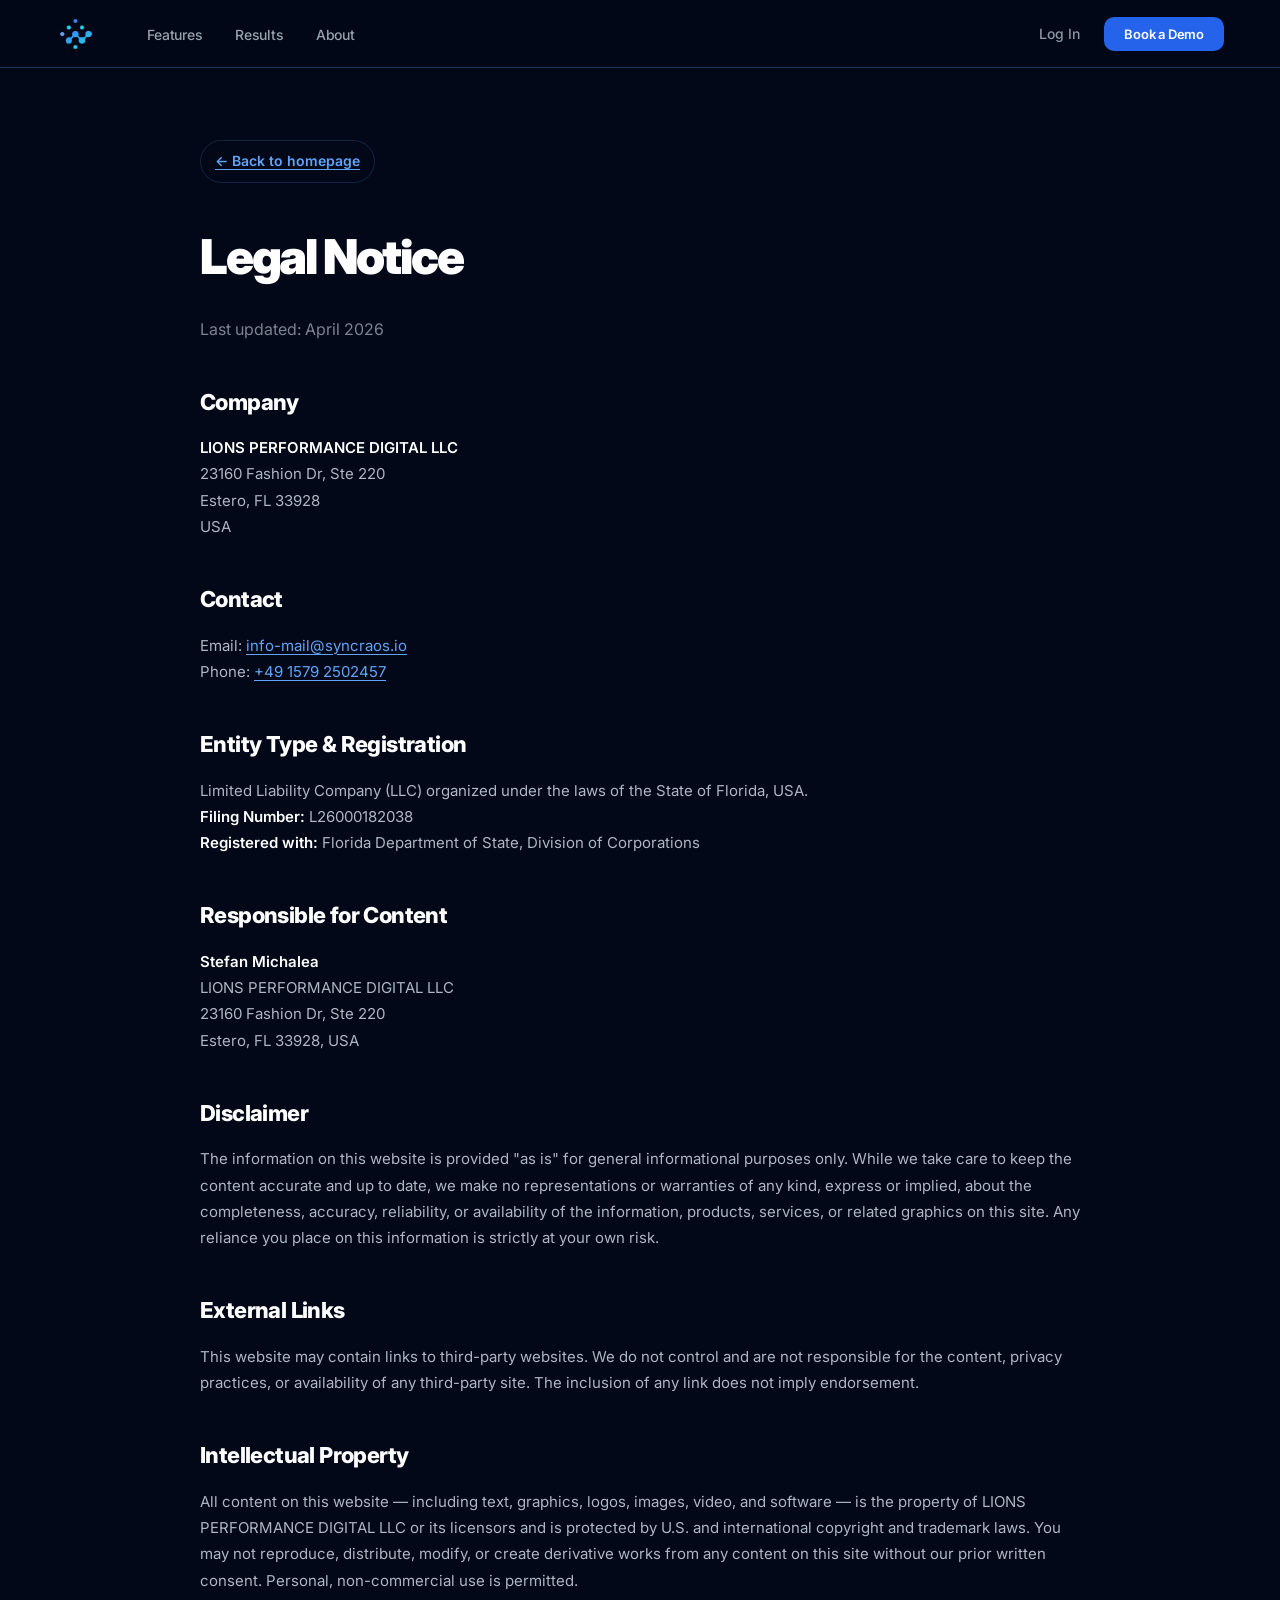
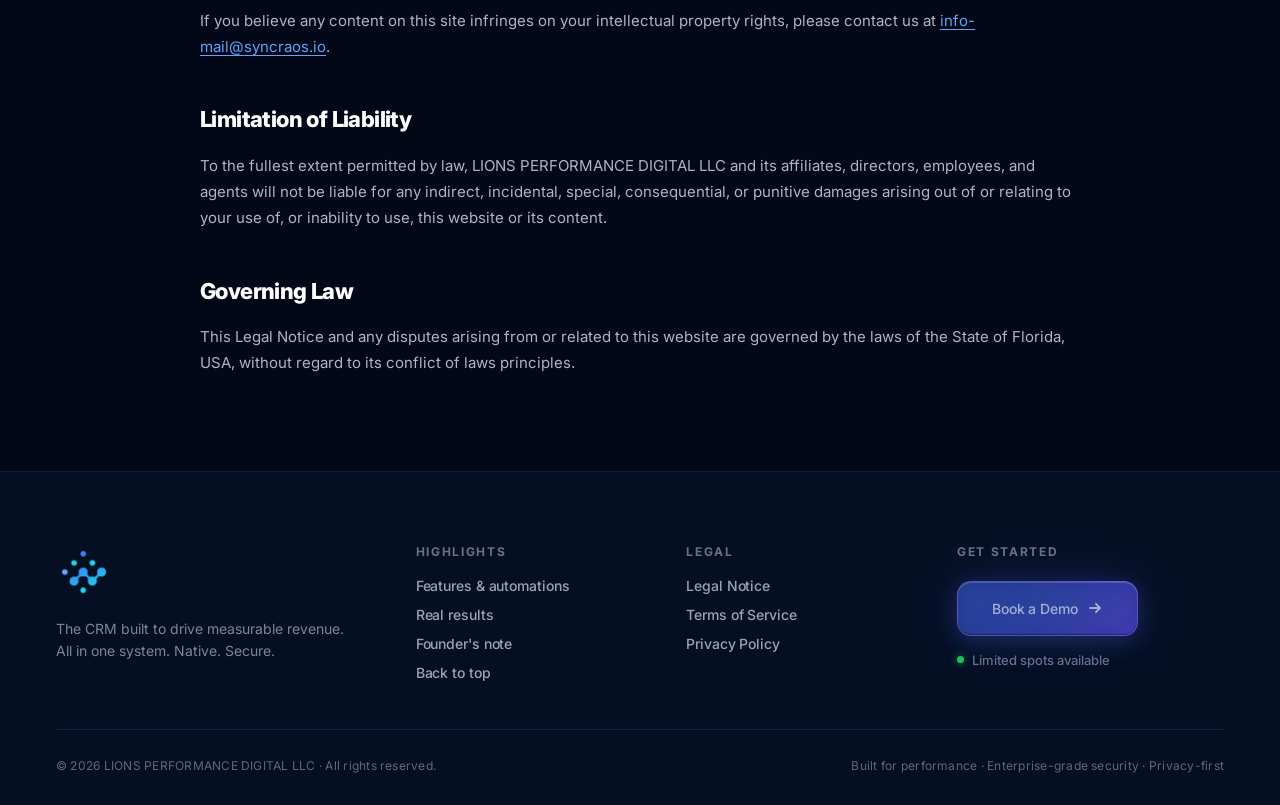
<file: legal.html>
<!DOCTYPE html>
<html lang="en">
<head>
  <meta charset="UTF-8">
  <meta name="viewport" content="width=device-width, initial-scale=1.0">
  <meta name="description" content="Company information and legal notices for LIONS PERFORMANCE DIGITAL LLC, the operator of SyncraOS.io.">
  <link rel="icon" type="image/png" href="logo.png">
  <title>Legal Notice — SyncraOS.io</title>
  <link rel="stylesheet" href="styles.css">
  <link href="https://fonts.googleapis.com/css2?family=Inter:wght@300;400;500;600;700;800;900&family=Caveat:wght@500;600;700&display=swap" rel="stylesheet">
</head>
<body>

  <!-- ═══ HEADER ═══ -->
  <header class="header scrolled" id="header">
    <nav class="nav">
      <div class="nav-logo-slot">
        <a href="index.html"><img src="logo.png" alt="SyncraOS.io" class="nav-logo-img"></a>
      </div>
      <ul class="nav-links">
        <li><a href="index.html#features">Features</a></li>
        <li><a href="index.html#case">Results</a></li>
        <li><a href="index.html#founder">About</a></li>
      </ul>
      <div class="nav-actions">
        <a href="#" class="nav-login">Log In</a>
        <a href="https://apply.syncraos.io" class="btn-nav-cta">Book a Demo</a>
      </div>
    </nav>
  </header>

  <!-- ═══ CONTENT ═══ -->
  <main class="legal">
    <div class="legal-inner">

      <a href="index.html" class="legal-back">← Back to homepage</a>

      <h1>Legal Notice</h1>
      <p class="legal-lead">Last updated: April 2026</p>

      <h2>Company</h2>
      <p>
        <strong>LIONS PERFORMANCE DIGITAL LLC</strong><br>
        23160 Fashion Dr, Ste 220<br>
        Estero, FL 33928<br>
        USA
      </p>

      <h2>Contact</h2>
      <p>
        Email: <a href="mailto:info-mail@syncraos.io">info-mail@syncraos.io</a><br>
        Phone: <a href="tel:+4915792502457">+49 1579 2502457</a>
      </p>

      <h2>Entity Type &amp; Registration</h2>
      <p>
        Limited Liability Company (LLC) organized under the laws of the State of Florida, USA.<br>
        <strong>Filing Number:</strong> L26000182038<br>
        <strong>Registered with:</strong> Florida Department of State, Division of Corporations
      </p>

      <h2>Responsible for Content</h2>
      <p>
        <strong>Stefan Michalea</strong><br>
        LIONS PERFORMANCE DIGITAL LLC<br>
        23160 Fashion Dr, Ste 220<br>
        Estero, FL 33928, USA
      </p>

      <h2>Disclaimer</h2>
      <p>
        The information on this website is provided "as is" for general informational purposes only. While we take care to keep the content accurate and up to date, we make no representations or warranties of any kind, express or implied, about the completeness, accuracy, reliability, or availability of the information, products, services, or related graphics on this site. Any reliance you place on this information is strictly at your own risk.
      </p>

      <h2>External Links</h2>
      <p>
        This website may contain links to third-party websites. We do not control and are not responsible for the content, privacy practices, or availability of any third-party site. The inclusion of any link does not imply endorsement.
      </p>

      <h2>Intellectual Property</h2>
      <p>
        All content on this website — including text, graphics, logos, images, video, and software — is the property of LIONS PERFORMANCE DIGITAL LLC or its licensors and is protected by U.S. and international copyright and trademark laws. You may not reproduce, distribute, modify, or create derivative works from any content on this site without our prior written consent. Personal, non-commercial use is permitted.
      </p>
      <p>
        If you believe any content on this site infringes on your intellectual property rights, please contact us at <a href="mailto:info-mail@syncraos.io">info-mail@syncraos.io</a>.
      </p>

      <h2>Limitation of Liability</h2>
      <p>
        To the fullest extent permitted by law, LIONS PERFORMANCE DIGITAL LLC and its affiliates, directors, employees, and agents will not be liable for any indirect, incidental, special, consequential, or punitive damages arising out of or relating to your use of, or inability to use, this website or its content.
      </p>

      <h2>Governing Law</h2>
      <p>
        This Legal Notice and any disputes arising from or related to this website are governed by the laws of the State of Florida, USA, without regard to its conflict of laws principles.
      </p>

    </div>
  </main>

  <!-- ═══ FOOTER ═══ -->
  <footer class="footer">
    <div class="footer-inner">
      <div class="footer-top">
        <div class="footer-brand">
          <img src="logo.png" alt="SyncraOS.io" class="footer-logo">
          <p class="footer-tagline">The CRM built to drive measurable revenue.<br>All in one system. Native. Secure.</p>
        </div>
        <div class="footer-col">
          <span class="footer-col-title">Highlights</span>
          <a href="index.html#features">Features &amp; automations</a>
          <a href="index.html#case">Real results</a>
          <a href="index.html#founder">Founder's note</a>
          <a href="index.html#hero">Back to top</a>
        </div>
        <div class="footer-col">
          <span class="footer-col-title">Legal</span>
          <a href="legal.html">Legal Notice</a>
          <a href="terms.html">Terms of Service</a>
          <a href="privacy.html">Privacy Policy</a>
        </div>
        <div class="footer-col footer-cta-col">
          <span class="footer-col-title">Get started</span>
          <a href="https://apply.syncraos.io" class="btn-cta footer-btn-cta">
            Book a Demo
            <svg class="btn-arrow" width="16" height="16" viewBox="0 0 16 16" fill="none" xmlns="http://www.w3.org/2000/svg">
              <path d="M3 8H13M13 8L9 4M13 8L9 12" stroke="currentColor" stroke-width="1.8" stroke-linecap="round" stroke-linejoin="round"/>
            </svg>
          </a>
          <span class="footer-hint">
            <span class="hint-dot"></span>
            Limited spots available
          </span>
        </div>
      </div>
      <div class="footer-bottom">
        <span>© 2026 LIONS PERFORMANCE DIGITAL LLC · All rights reserved.</span>
        <span>Built for performance · Enterprise-grade security · Privacy-first</span>
      </div>
    </div>
  </footer>

</body>
</html>
</file>
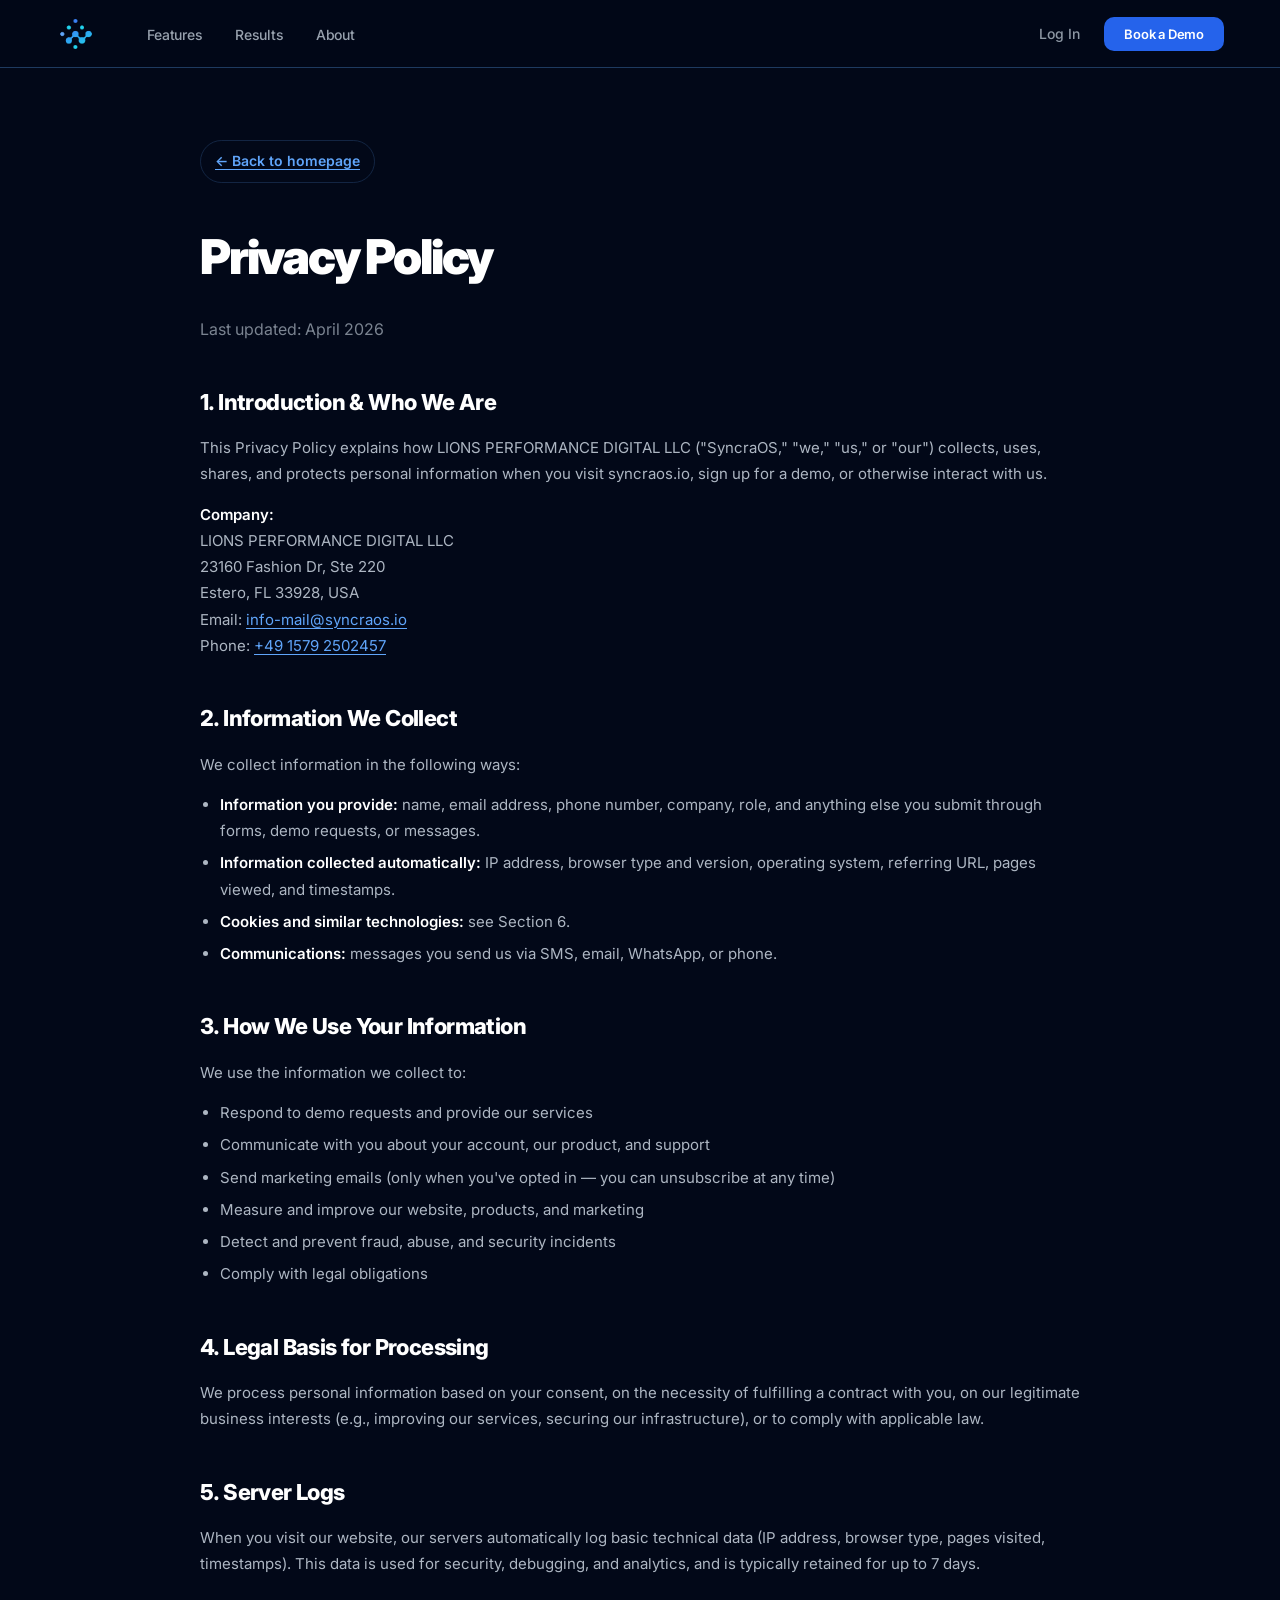
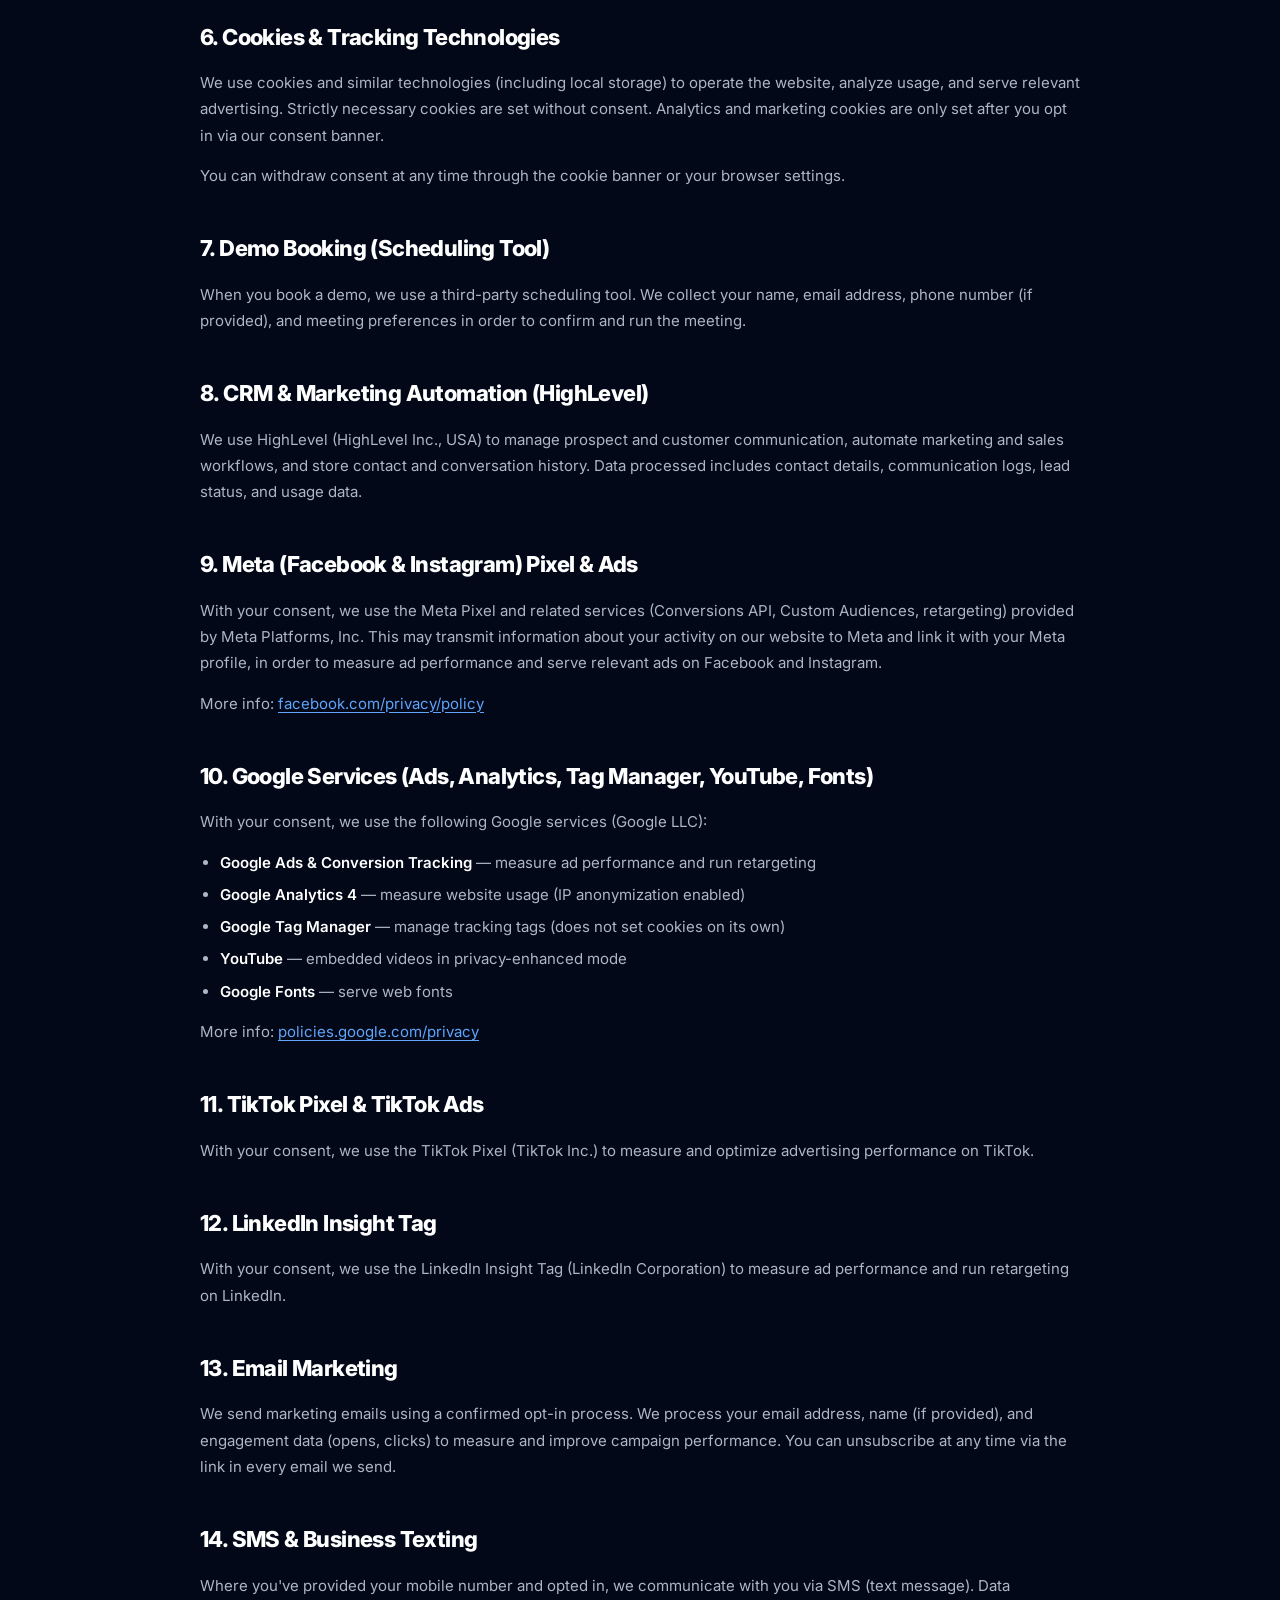
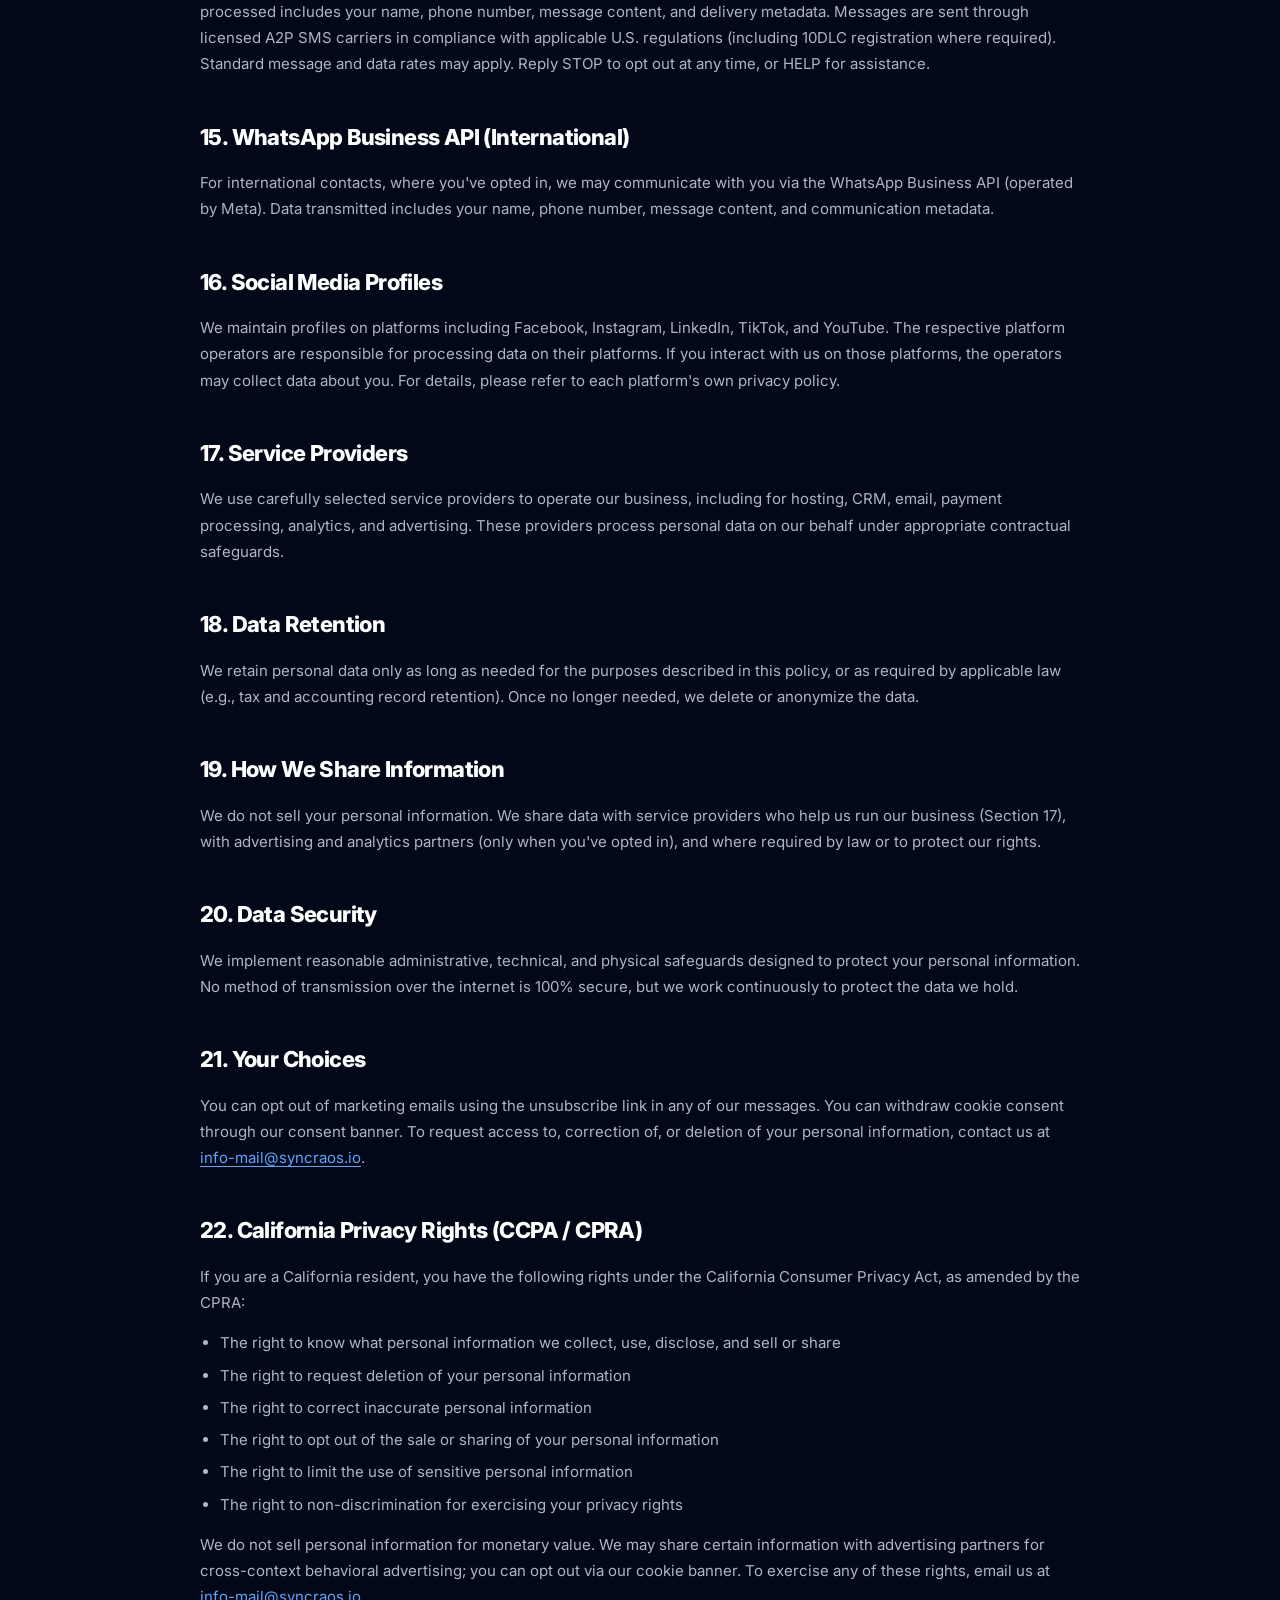
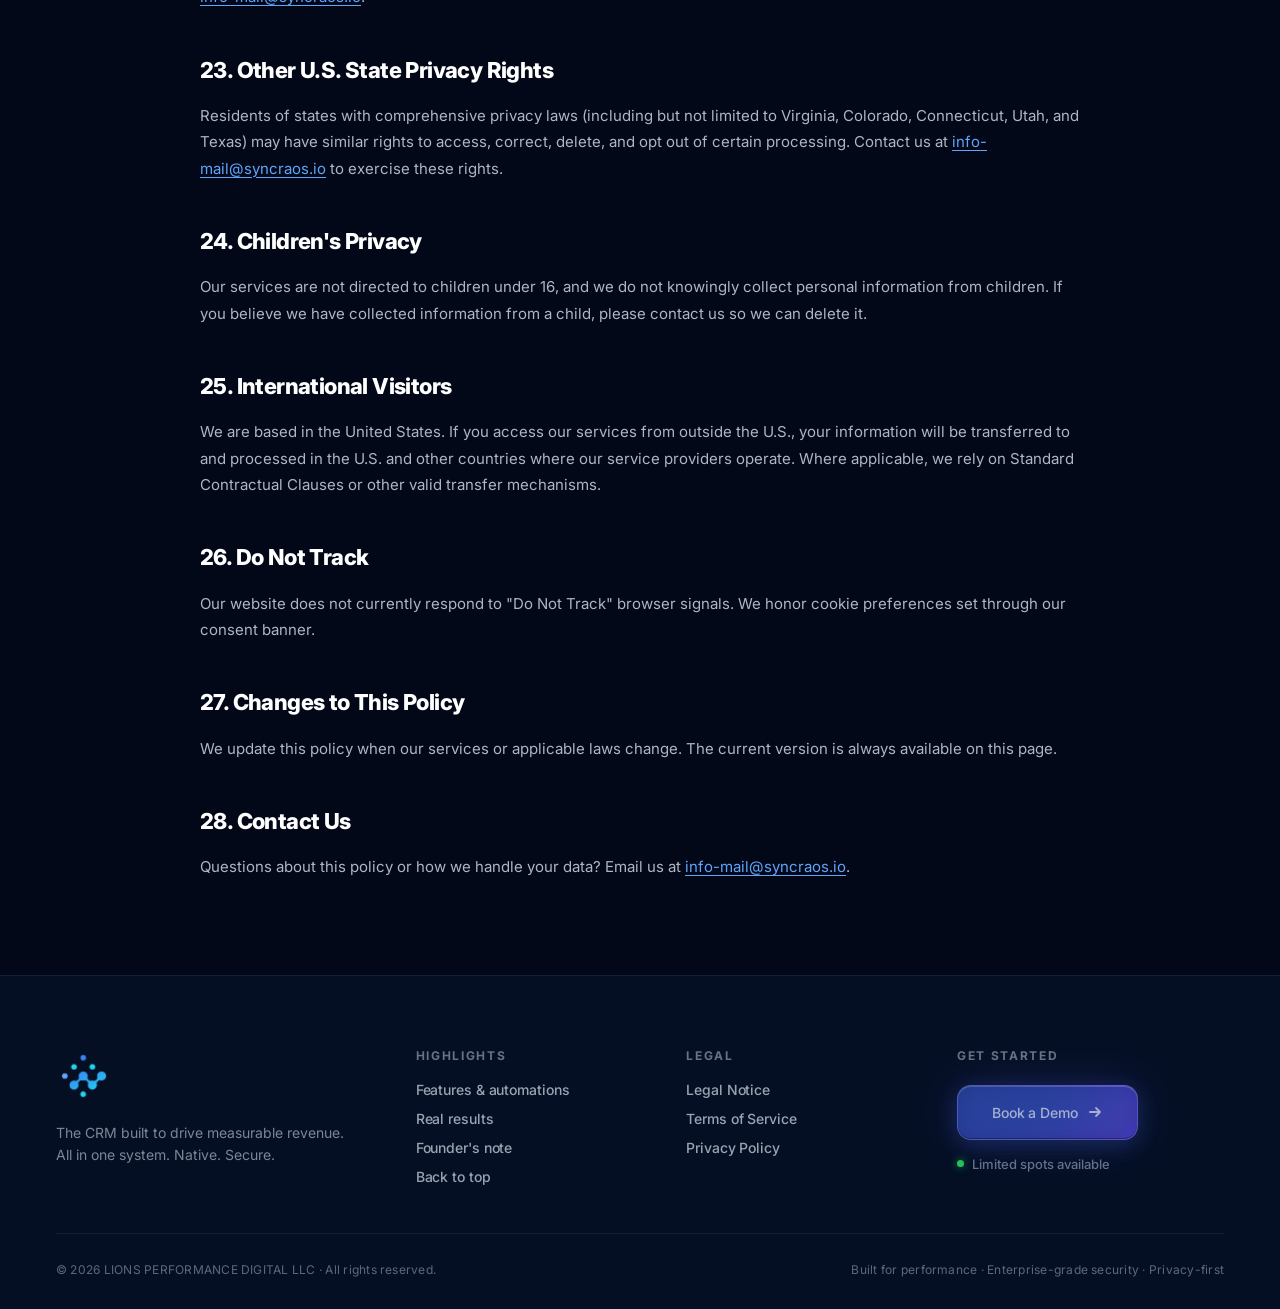
<file: privacy.html>
<!DOCTYPE html>
<html lang="en">
<head>
  <meta charset="UTF-8">
  <meta name="viewport" content="width=device-width, initial-scale=1.0">
  <meta name="description" content="How SyncraOS collects, uses, shares, and protects personal information. CCPA/CPRA-compliant privacy policy.">
  <link rel="icon" type="image/png" href="logo.png">
  <title>Privacy Policy — SyncraOS.io</title>
  <link rel="stylesheet" href="styles.css">
  <link href="https://fonts.googleapis.com/css2?family=Inter:wght@300;400;500;600;700;800;900&family=Caveat:wght@500;600;700&display=swap" rel="stylesheet">
</head>
<body>

  <!-- ═══ HEADER ═══ -->
  <header class="header scrolled" id="header">
    <nav class="nav">
      <div class="nav-logo-slot">
        <a href="index.html"><img src="logo.png" alt="SyncraOS.io" class="nav-logo-img"></a>
      </div>
      <ul class="nav-links">
        <li><a href="index.html#features">Features</a></li>
        <li><a href="index.html#case">Results</a></li>
        <li><a href="index.html#founder">About</a></li>
      </ul>
      <div class="nav-actions">
        <a href="#" class="nav-login">Log In</a>
        <a href="https://apply.syncraos.io" class="btn-nav-cta">Book a Demo</a>
      </div>
    </nav>
  </header>

  <!-- ═══ CONTENT ═══ -->
  <main class="legal">
    <div class="legal-inner">

      <a href="index.html" class="legal-back">← Back to homepage</a>

      <h1>Privacy Policy</h1>
      <p class="legal-lead">Last updated: April 2026</p>

      <h2>1. Introduction &amp; Who We Are</h2>
      <p>
        This Privacy Policy explains how LIONS PERFORMANCE DIGITAL LLC ("SyncraOS," "we," "us," or "our") collects, uses, shares, and protects personal information when you visit syncraos.io, sign up for a demo, or otherwise interact with us.
      </p>
      <p>
        <strong>Company:</strong><br>
        LIONS PERFORMANCE DIGITAL LLC<br>
        23160 Fashion Dr, Ste 220<br>
        Estero, FL 33928, USA<br>
        Email: <a href="mailto:info-mail@syncraos.io">info-mail@syncraos.io</a><br>
        Phone: <a href="tel:+4915792502457">+49 1579 2502457</a>
      </p>

      <h2>2. Information We Collect</h2>
      <p>We collect information in the following ways:</p>
      <ul>
        <li><strong>Information you provide:</strong> name, email address, phone number, company, role, and anything else you submit through forms, demo requests, or messages.</li>
        <li><strong>Information collected automatically:</strong> IP address, browser type and version, operating system, referring URL, pages viewed, and timestamps.</li>
        <li><strong>Cookies and similar technologies:</strong> see Section 6.</li>
        <li><strong>Communications:</strong> messages you send us via SMS, email, WhatsApp, or phone.</li>
      </ul>

      <h2>3. How We Use Your Information</h2>
      <p>We use the information we collect to:</p>
      <ul>
        <li>Respond to demo requests and provide our services</li>
        <li>Communicate with you about your account, our product, and support</li>
        <li>Send marketing emails (only when you've opted in — you can unsubscribe at any time)</li>
        <li>Measure and improve our website, products, and marketing</li>
        <li>Detect and prevent fraud, abuse, and security incidents</li>
        <li>Comply with legal obligations</li>
      </ul>

      <h2>4. Legal Basis for Processing</h2>
      <p>
        We process personal information based on your consent, on the necessity of fulfilling a contract with you, on our legitimate business interests (e.g., improving our services, securing our infrastructure), or to comply with applicable law.
      </p>

      <h2>5. Server Logs</h2>
      <p>
        When you visit our website, our servers automatically log basic technical data (IP address, browser type, pages visited, timestamps). This data is used for security, debugging, and analytics, and is typically retained for up to 7 days.
      </p>

      <h2>6. Cookies &amp; Tracking Technologies</h2>
      <p>
        We use cookies and similar technologies (including local storage) to operate the website, analyze usage, and serve relevant advertising. Strictly necessary cookies are set without consent. Analytics and marketing cookies are only set after you opt in via our consent banner.
      </p>
      <p>You can withdraw consent at any time through the cookie banner or your browser settings.</p>

      <h2>7. Demo Booking (Scheduling Tool)</h2>
      <p>
        When you book a demo, we use a third-party scheduling tool. We collect your name, email address, phone number (if provided), and meeting preferences in order to confirm and run the meeting.
      </p>

      <h2>8. CRM &amp; Marketing Automation (HighLevel)</h2>
      <p>
        We use HighLevel (HighLevel Inc., USA) to manage prospect and customer communication, automate marketing and sales workflows, and store contact and conversation history. Data processed includes contact details, communication logs, lead status, and usage data.
      </p>

      <h2>9. Meta (Facebook &amp; Instagram) Pixel &amp; Ads</h2>
      <p>
        With your consent, we use the Meta Pixel and related services (Conversions API, Custom Audiences, retargeting) provided by Meta Platforms, Inc. This may transmit information about your activity on our website to Meta and link it with your Meta profile, in order to measure ad performance and serve relevant ads on Facebook and Instagram.
      </p>
      <p>
        More info: <a href="https://www.facebook.com/privacy/policy" target="_blank" rel="noopener">facebook.com/privacy/policy</a>
      </p>

      <h2>10. Google Services (Ads, Analytics, Tag Manager, YouTube, Fonts)</h2>
      <p>With your consent, we use the following Google services (Google LLC):</p>
      <ul>
        <li><strong>Google Ads &amp; Conversion Tracking</strong> — measure ad performance and run retargeting</li>
        <li><strong>Google Analytics 4</strong> — measure website usage (IP anonymization enabled)</li>
        <li><strong>Google Tag Manager</strong> — manage tracking tags (does not set cookies on its own)</li>
        <li><strong>YouTube</strong> — embedded videos in privacy-enhanced mode</li>
        <li><strong>Google Fonts</strong> — serve web fonts</li>
      </ul>
      <p>
        More info: <a href="https://policies.google.com/privacy" target="_blank" rel="noopener">policies.google.com/privacy</a>
      </p>

      <h2>11. TikTok Pixel &amp; TikTok Ads</h2>
      <p>
        With your consent, we use the TikTok Pixel (TikTok Inc.) to measure and optimize advertising performance on TikTok.
      </p>

      <h2>12. LinkedIn Insight Tag</h2>
      <p>
        With your consent, we use the LinkedIn Insight Tag (LinkedIn Corporation) to measure ad performance and run retargeting on LinkedIn.
      </p>

      <h2>13. Email Marketing</h2>
      <p>
        We send marketing emails using a confirmed opt-in process. We process your email address, name (if provided), and engagement data (opens, clicks) to measure and improve campaign performance. You can unsubscribe at any time via the link in every email we send.
      </p>

      <h2>14. SMS &amp; Business Texting</h2>
      <p>
        Where you've provided your mobile number and opted in, we communicate with you via SMS (text message). Data processed includes your name, phone number, message content, and delivery metadata. Messages are sent through licensed A2P SMS carriers in compliance with applicable U.S. regulations (including 10DLC registration where required). Standard message and data rates may apply. Reply STOP to opt out at any time, or HELP for assistance.
      </p>

      <h2>15. WhatsApp Business API (International)</h2>
      <p>
        For international contacts, where you've opted in, we may communicate with you via the WhatsApp Business API (operated by Meta). Data transmitted includes your name, phone number, message content, and communication metadata.
      </p>

      <h2>16. Social Media Profiles</h2>
      <p>
        We maintain profiles on platforms including Facebook, Instagram, LinkedIn, TikTok, and YouTube. The respective platform operators are responsible for processing data on their platforms. If you interact with us on those platforms, the operators may collect data about you. For details, please refer to each platform's own privacy policy.
      </p>

      <h2>17. Service Providers</h2>
      <p>
        We use carefully selected service providers to operate our business, including for hosting, CRM, email, payment processing, analytics, and advertising. These providers process personal data on our behalf under appropriate contractual safeguards.
      </p>

      <h2>18. Data Retention</h2>
      <p>
        We retain personal data only as long as needed for the purposes described in this policy, or as required by applicable law (e.g., tax and accounting record retention). Once no longer needed, we delete or anonymize the data.
      </p>

      <h2>19. How We Share Information</h2>
      <p>
        We do not sell your personal information. We share data with service providers who help us run our business (Section 17), with advertising and analytics partners (only when you've opted in), and where required by law or to protect our rights.
      </p>

      <h2>20. Data Security</h2>
      <p>
        We implement reasonable administrative, technical, and physical safeguards designed to protect your personal information. No method of transmission over the internet is 100% secure, but we work continuously to protect the data we hold.
      </p>

      <h2>21. Your Choices</h2>
      <p>
        You can opt out of marketing emails using the unsubscribe link in any of our messages. You can withdraw cookie consent through our consent banner. To request access to, correction of, or deletion of your personal information, contact us at <a href="mailto:info-mail@syncraos.io">info-mail@syncraos.io</a>.
      </p>

      <h2>22. California Privacy Rights (CCPA / CPRA)</h2>
      <p>
        If you are a California resident, you have the following rights under the California Consumer Privacy Act, as amended by the CPRA:
      </p>
      <ul>
        <li>The right to know what personal information we collect, use, disclose, and sell or share</li>
        <li>The right to request deletion of your personal information</li>
        <li>The right to correct inaccurate personal information</li>
        <li>The right to opt out of the sale or sharing of your personal information</li>
        <li>The right to limit the use of sensitive personal information</li>
        <li>The right to non-discrimination for exercising your privacy rights</li>
      </ul>
      <p>
        We do not sell personal information for monetary value. We may share certain information with advertising partners for cross-context behavioral advertising; you can opt out via our cookie banner. To exercise any of these rights, email us at <a href="mailto:info-mail@syncraos.io">info-mail@syncraos.io</a>.
      </p>

      <h2>23. Other U.S. State Privacy Rights</h2>
      <p>
        Residents of states with comprehensive privacy laws (including but not limited to Virginia, Colorado, Connecticut, Utah, and Texas) may have similar rights to access, correct, delete, and opt out of certain processing. Contact us at <a href="mailto:info-mail@syncraos.io">info-mail@syncraos.io</a> to exercise these rights.
      </p>

      <h2>24. Children's Privacy</h2>
      <p>
        Our services are not directed to children under 16, and we do not knowingly collect personal information from children. If you believe we have collected information from a child, please contact us so we can delete it.
      </p>

      <h2>25. International Visitors</h2>
      <p>
        We are based in the United States. If you access our services from outside the U.S., your information will be transferred to and processed in the U.S. and other countries where our service providers operate. Where applicable, we rely on Standard Contractual Clauses or other valid transfer mechanisms.
      </p>

      <h2>26. Do Not Track</h2>
      <p>
        Our website does not currently respond to "Do Not Track" browser signals. We honor cookie preferences set through our consent banner.
      </p>

      <h2>27. Changes to This Policy</h2>
      <p>
        We update this policy when our services or applicable laws change. The current version is always available on this page.
      </p>

      <h2>28. Contact Us</h2>
      <p>
        Questions about this policy or how we handle your data? Email us at <a href="mailto:info-mail@syncraos.io">info-mail@syncraos.io</a>.
      </p>

    </div>
  </main>

  <!-- ═══ FOOTER ═══ -->
  <footer class="footer">
    <div class="footer-inner">
      <div class="footer-top">
        <div class="footer-brand">
          <img src="logo.png" alt="SyncraOS.io" class="footer-logo">
          <p class="footer-tagline">The CRM built to drive measurable revenue.<br>All in one system. Native. Secure.</p>
        </div>
        <div class="footer-col">
          <span class="footer-col-title">Highlights</span>
          <a href="index.html#features">Features &amp; automations</a>
          <a href="index.html#case">Real results</a>
          <a href="index.html#founder">Founder's note</a>
          <a href="index.html#hero">Back to top</a>
        </div>
        <div class="footer-col">
          <span class="footer-col-title">Legal</span>
          <a href="legal.html">Legal Notice</a>
          <a href="terms.html">Terms of Service</a>
          <a href="privacy.html">Privacy Policy</a>
        </div>
        <div class="footer-col footer-cta-col">
          <span class="footer-col-title">Get started</span>
          <a href="https://apply.syncraos.io" class="btn-cta footer-btn-cta">
            Book a Demo
            <svg class="btn-arrow" width="16" height="16" viewBox="0 0 16 16" fill="none" xmlns="http://www.w3.org/2000/svg">
              <path d="M3 8H13M13 8L9 4M13 8L9 12" stroke="currentColor" stroke-width="1.8" stroke-linecap="round" stroke-linejoin="round"/>
            </svg>
          </a>
          <span class="footer-hint">
            <span class="hint-dot"></span>
            Limited spots available
          </span>
        </div>
      </div>
      <div class="footer-bottom">
        <span>© 2026 LIONS PERFORMANCE DIGITAL LLC · All rights reserved.</span>
        <span>Built for performance · Enterprise-grade security · Privacy-first</span>
      </div>
    </div>
  </footer>

</body>
</html>
</file>
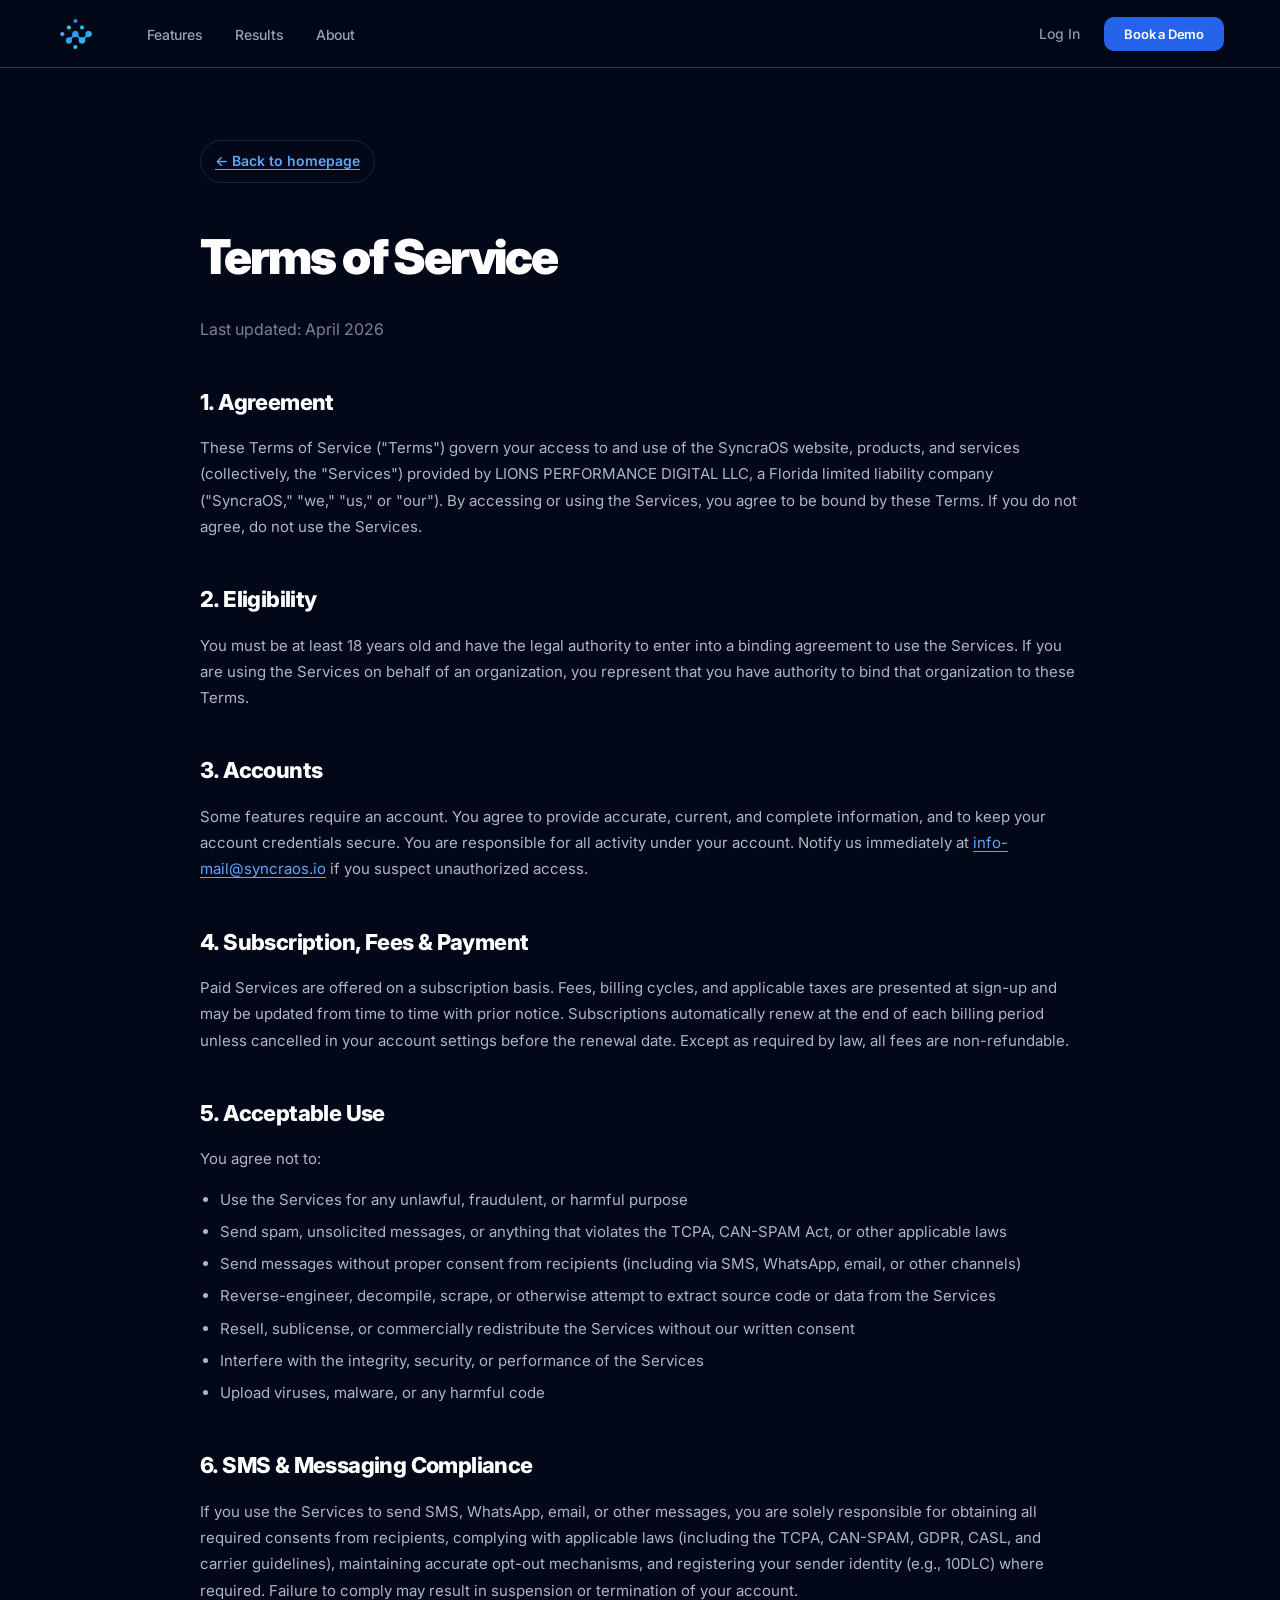
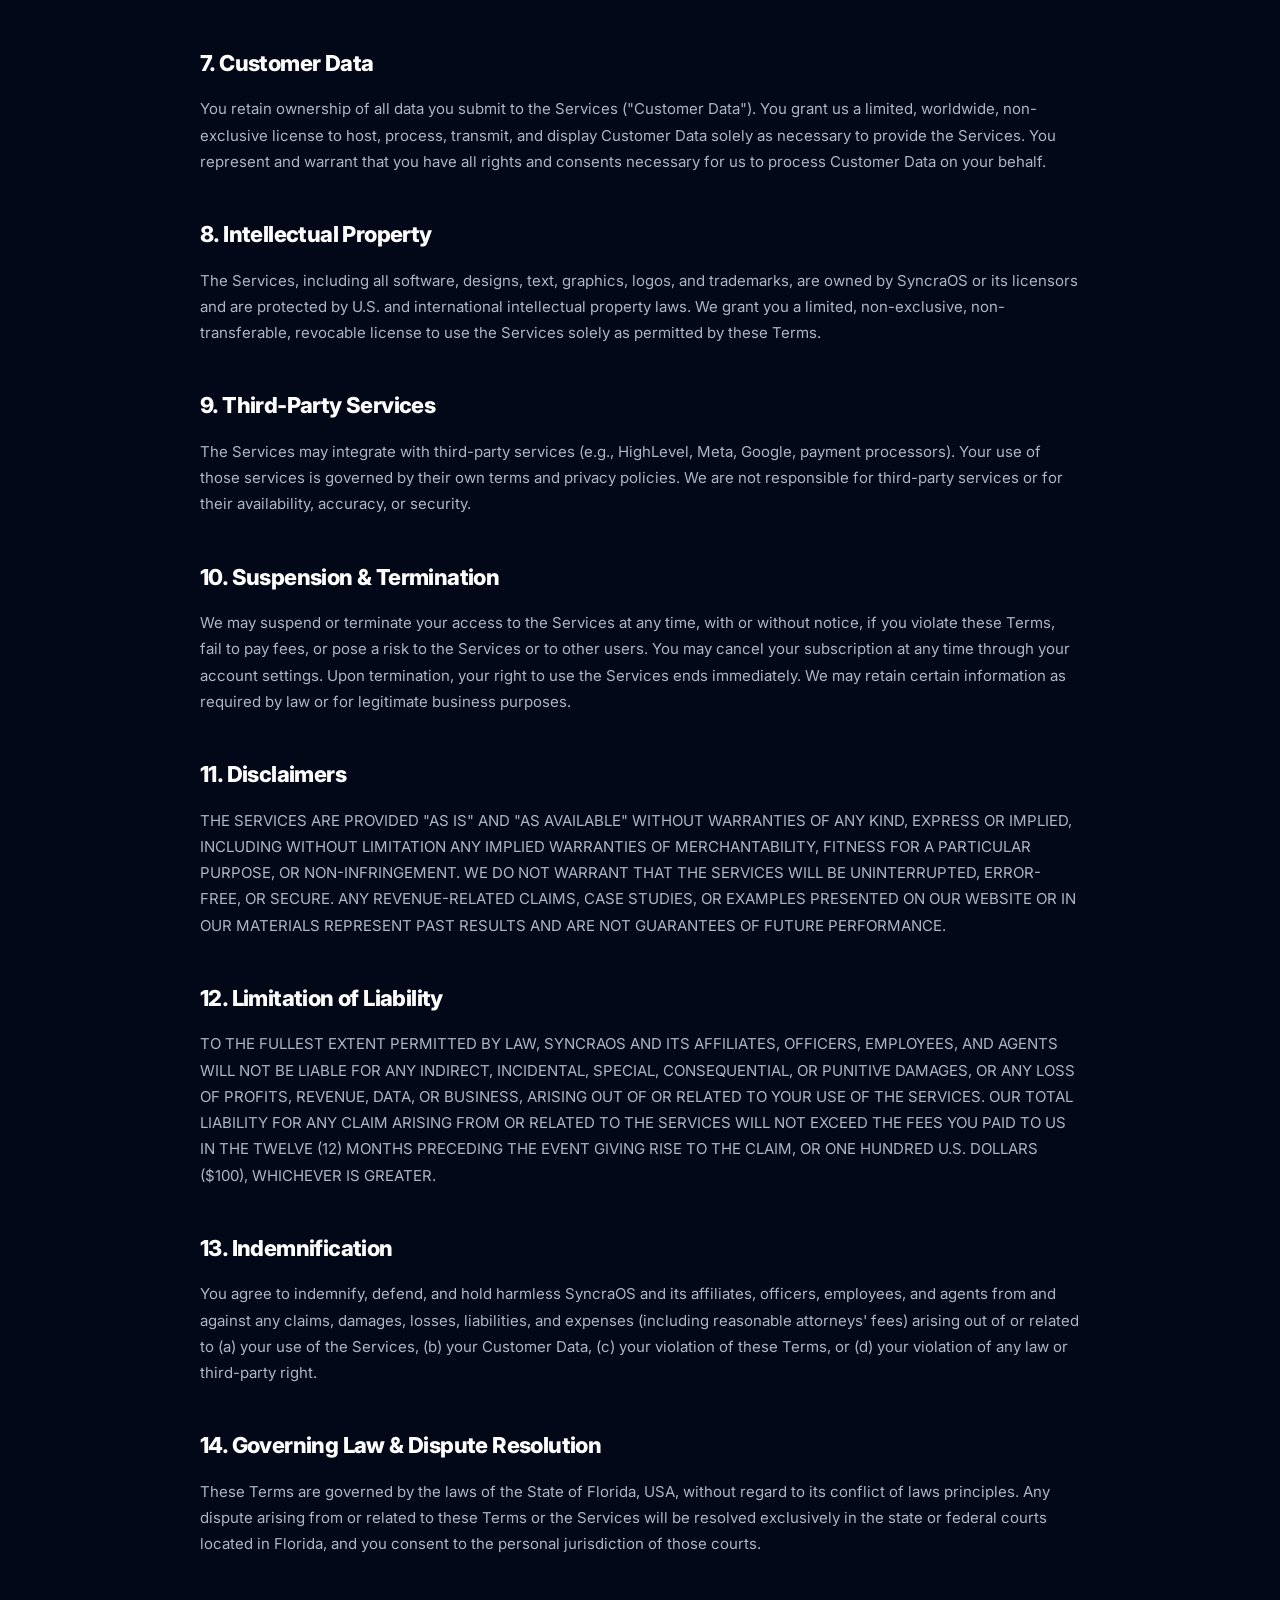
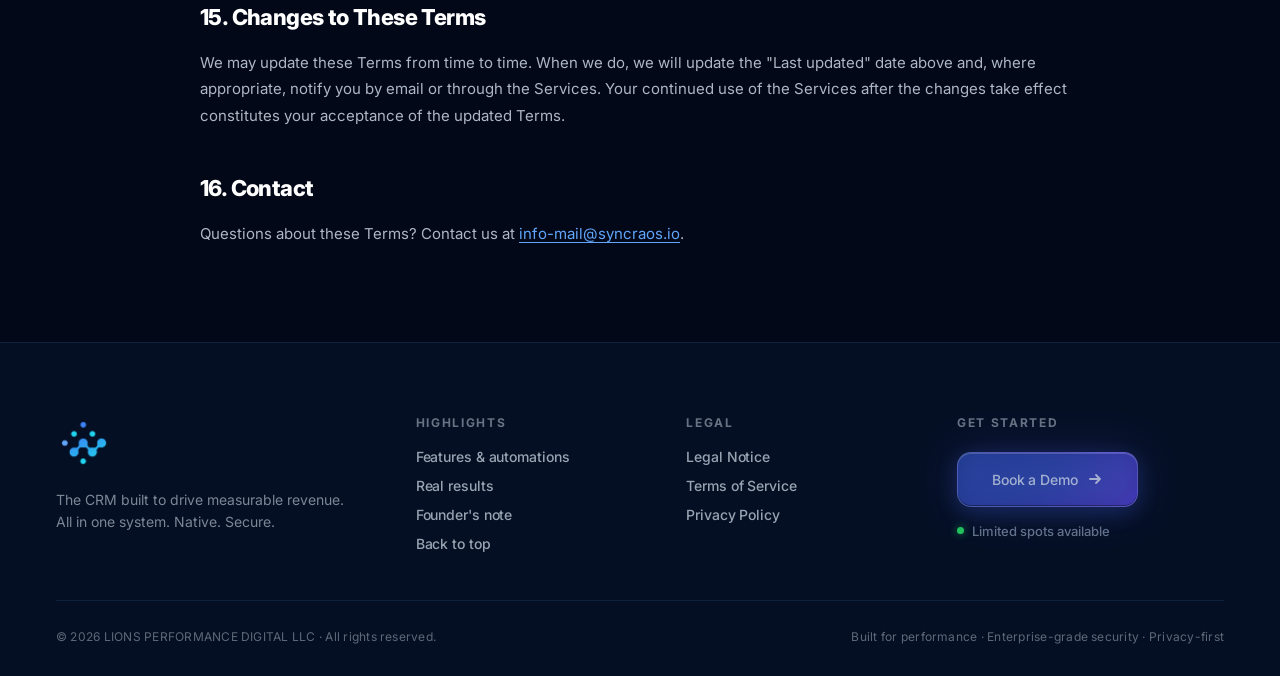
<file: terms.html>
<!DOCTYPE html>
<html lang="en">
<head>
  <meta charset="UTF-8">
  <meta name="viewport" content="width=device-width, initial-scale=1.0">
  <meta name="description" content="Terms of Service governing your use of SyncraOS — a CRM by LIONS PERFORMANCE DIGITAL LLC.">
  <link rel="icon" type="image/png" href="logo.png">
  <title>Terms of Service — SyncraOS.io</title>
  <link rel="stylesheet" href="styles.css">
  <link href="https://fonts.googleapis.com/css2?family=Inter:wght@300;400;500;600;700;800;900&family=Caveat:wght@500;600;700&display=swap" rel="stylesheet">
</head>
<body>

  <!-- ═══ HEADER ═══ -->
  <header class="header scrolled" id="header">
    <nav class="nav">
      <div class="nav-logo-slot">
        <a href="index.html"><img src="logo.png" alt="SyncraOS.io" class="nav-logo-img"></a>
      </div>
      <ul class="nav-links">
        <li><a href="index.html#features">Features</a></li>
        <li><a href="index.html#case">Results</a></li>
        <li><a href="index.html#founder">About</a></li>
      </ul>
      <div class="nav-actions">
        <a href="#" class="nav-login">Log In</a>
        <a href="https://apply.syncraos.io" class="btn-nav-cta">Book a Demo</a>
      </div>
    </nav>
  </header>

  <!-- ═══ CONTENT ═══ -->
  <main class="legal">
    <div class="legal-inner">

      <a href="index.html" class="legal-back">← Back to homepage</a>

      <h1>Terms of Service</h1>
      <p class="legal-lead">Last updated: April 2026</p>

      <h2>1. Agreement</h2>
      <p>
        These Terms of Service ("Terms") govern your access to and use of the SyncraOS website, products, and services (collectively, the "Services") provided by LIONS PERFORMANCE DIGITAL LLC, a Florida limited liability company ("SyncraOS," "we," "us," or "our"). By accessing or using the Services, you agree to be bound by these Terms. If you do not agree, do not use the Services.
      </p>

      <h2>2. Eligibility</h2>
      <p>
        You must be at least 18 years old and have the legal authority to enter into a binding agreement to use the Services. If you are using the Services on behalf of an organization, you represent that you have authority to bind that organization to these Terms.
      </p>

      <h2>3. Accounts</h2>
      <p>
        Some features require an account. You agree to provide accurate, current, and complete information, and to keep your account credentials secure. You are responsible for all activity under your account. Notify us immediately at <a href="mailto:info-mail@syncraos.io">info-mail@syncraos.io</a> if you suspect unauthorized access.
      </p>

      <h2>4. Subscription, Fees &amp; Payment</h2>
      <p>
        Paid Services are offered on a subscription basis. Fees, billing cycles, and applicable taxes are presented at sign-up and may be updated from time to time with prior notice. Subscriptions automatically renew at the end of each billing period unless cancelled in your account settings before the renewal date. Except as required by law, all fees are non-refundable.
      </p>

      <h2>5. Acceptable Use</h2>
      <p>You agree not to:</p>
      <ul>
        <li>Use the Services for any unlawful, fraudulent, or harmful purpose</li>
        <li>Send spam, unsolicited messages, or anything that violates the TCPA, CAN-SPAM Act, or other applicable laws</li>
        <li>Send messages without proper consent from recipients (including via SMS, WhatsApp, email, or other channels)</li>
        <li>Reverse-engineer, decompile, scrape, or otherwise attempt to extract source code or data from the Services</li>
        <li>Resell, sublicense, or commercially redistribute the Services without our written consent</li>
        <li>Interfere with the integrity, security, or performance of the Services</li>
        <li>Upload viruses, malware, or any harmful code</li>
      </ul>

      <h2>6. SMS &amp; Messaging Compliance</h2>
      <p>
        If you use the Services to send SMS, WhatsApp, email, or other messages, you are solely responsible for obtaining all required consents from recipients, complying with applicable laws (including the TCPA, CAN-SPAM, GDPR, CASL, and carrier guidelines), maintaining accurate opt-out mechanisms, and registering your sender identity (e.g., 10DLC) where required. Failure to comply may result in suspension or termination of your account.
      </p>

      <h2>7. Customer Data</h2>
      <p>
        You retain ownership of all data you submit to the Services ("Customer Data"). You grant us a limited, worldwide, non-exclusive license to host, process, transmit, and display Customer Data solely as necessary to provide the Services. You represent and warrant that you have all rights and consents necessary for us to process Customer Data on your behalf.
      </p>

      <h2>8. Intellectual Property</h2>
      <p>
        The Services, including all software, designs, text, graphics, logos, and trademarks, are owned by SyncraOS or its licensors and are protected by U.S. and international intellectual property laws. We grant you a limited, non-exclusive, non-transferable, revocable license to use the Services solely as permitted by these Terms.
      </p>

      <h2>9. Third-Party Services</h2>
      <p>
        The Services may integrate with third-party services (e.g., HighLevel, Meta, Google, payment processors). Your use of those services is governed by their own terms and privacy policies. We are not responsible for third-party services or for their availability, accuracy, or security.
      </p>

      <h2>10. Suspension &amp; Termination</h2>
      <p>
        We may suspend or terminate your access to the Services at any time, with or without notice, if you violate these Terms, fail to pay fees, or pose a risk to the Services or to other users. You may cancel your subscription at any time through your account settings. Upon termination, your right to use the Services ends immediately. We may retain certain information as required by law or for legitimate business purposes.
      </p>

      <h2>11. Disclaimers</h2>
      <p>
        THE SERVICES ARE PROVIDED "AS IS" AND "AS AVAILABLE" WITHOUT WARRANTIES OF ANY KIND, EXPRESS OR IMPLIED, INCLUDING WITHOUT LIMITATION ANY IMPLIED WARRANTIES OF MERCHANTABILITY, FITNESS FOR A PARTICULAR PURPOSE, OR NON-INFRINGEMENT. WE DO NOT WARRANT THAT THE SERVICES WILL BE UNINTERRUPTED, ERROR-FREE, OR SECURE. ANY REVENUE-RELATED CLAIMS, CASE STUDIES, OR EXAMPLES PRESENTED ON OUR WEBSITE OR IN OUR MATERIALS REPRESENT PAST RESULTS AND ARE NOT GUARANTEES OF FUTURE PERFORMANCE.
      </p>

      <h2>12. Limitation of Liability</h2>
      <p>
        TO THE FULLEST EXTENT PERMITTED BY LAW, SYNCRAOS AND ITS AFFILIATES, OFFICERS, EMPLOYEES, AND AGENTS WILL NOT BE LIABLE FOR ANY INDIRECT, INCIDENTAL, SPECIAL, CONSEQUENTIAL, OR PUNITIVE DAMAGES, OR ANY LOSS OF PROFITS, REVENUE, DATA, OR BUSINESS, ARISING OUT OF OR RELATED TO YOUR USE OF THE SERVICES. OUR TOTAL LIABILITY FOR ANY CLAIM ARISING FROM OR RELATED TO THE SERVICES WILL NOT EXCEED THE FEES YOU PAID TO US IN THE TWELVE (12) MONTHS PRECEDING THE EVENT GIVING RISE TO THE CLAIM, OR ONE HUNDRED U.S. DOLLARS ($100), WHICHEVER IS GREATER.
      </p>

      <h2>13. Indemnification</h2>
      <p>
        You agree to indemnify, defend, and hold harmless SyncraOS and its affiliates, officers, employees, and agents from and against any claims, damages, losses, liabilities, and expenses (including reasonable attorneys' fees) arising out of or related to (a) your use of the Services, (b) your Customer Data, (c) your violation of these Terms, or (d) your violation of any law or third-party right.
      </p>

      <h2>14. Governing Law &amp; Dispute Resolution</h2>
      <p>
        These Terms are governed by the laws of the State of Florida, USA, without regard to its conflict of laws principles. Any dispute arising from or related to these Terms or the Services will be resolved exclusively in the state or federal courts located in Florida, and you consent to the personal jurisdiction of those courts.
      </p>

      <h2>15. Changes to These Terms</h2>
      <p>
        We may update these Terms from time to time. When we do, we will update the "Last updated" date above and, where appropriate, notify you by email or through the Services. Your continued use of the Services after the changes take effect constitutes your acceptance of the updated Terms.
      </p>

      <h2>16. Contact</h2>
      <p>
        Questions about these Terms? Contact us at <a href="mailto:info-mail@syncraos.io">info-mail@syncraos.io</a>.
      </p>

    </div>
  </main>

  <!-- ═══ FOOTER ═══ -->
  <footer class="footer">
    <div class="footer-inner">
      <div class="footer-top">
        <div class="footer-brand">
          <img src="logo.png" alt="SyncraOS.io" class="footer-logo">
          <p class="footer-tagline">The CRM built to drive measurable revenue.<br>All in one system. Native. Secure.</p>
        </div>
        <div class="footer-col">
          <span class="footer-col-title">Highlights</span>
          <a href="index.html#features">Features &amp; automations</a>
          <a href="index.html#case">Real results</a>
          <a href="index.html#founder">Founder's note</a>
          <a href="index.html#hero">Back to top</a>
        </div>
        <div class="footer-col">
          <span class="footer-col-title">Legal</span>
          <a href="legal.html">Legal Notice</a>
          <a href="terms.html">Terms of Service</a>
          <a href="privacy.html">Privacy Policy</a>
        </div>
        <div class="footer-col footer-cta-col">
          <span class="footer-col-title">Get started</span>
          <a href="https://apply.syncraos.io" class="btn-cta footer-btn-cta">
            Book a Demo
            <svg class="btn-arrow" width="16" height="16" viewBox="0 0 16 16" fill="none" xmlns="http://www.w3.org/2000/svg">
              <path d="M3 8H13M13 8L9 4M13 8L9 12" stroke="currentColor" stroke-width="1.8" stroke-linecap="round" stroke-linejoin="round"/>
            </svg>
          </a>
          <span class="footer-hint">
            <span class="hint-dot"></span>
            Limited spots available
          </span>
        </div>
      </div>
      <div class="footer-bottom">
        <span>© 2026 LIONS PERFORMANCE DIGITAL LLC · All rights reserved.</span>
        <span>Built for performance · Enterprise-grade security · Privacy-first</span>
      </div>
    </div>
  </footer>

</body>
</html>
</file>
<file: styles.css>
/* ══════════════════════════════════════════
   SyncraOS.io — Stylesheet
   Desktop only · Inter font
══════════════════════════════════════════ */

*, *::before, *::after { box-sizing: border-box; margin: 0; padding: 0; }

:root {
  --font-sans: 'Inter', sans-serif;

  --blue-primary:   #2563EB;
  --blue-bright:    #3B82F6;
  --blue-light:     #60A5FA;
  --blue-sky:       #93C5FD;
  --cyan-sync:      #06B6D4;
  --cyan-speed:     #22D3EE;
  --indigo-deep:    #4F46E5;
  --indigo-soft:    #818CF8;
  --bg-void:        #020818;
  --bg-deep:        #050F24;
  --bg-navy:        #0A1628;
  --bg-raised:      #0F2040;
  --white:          #FFFFFF;
  --slate-300:      #CBD5E1;
  --muted:          #64748B;
  --border-blue:    #1E3A5F;

  --radius-sm:   8px;
  --radius-md:   10px;
  --radius-lg:   14px;
  --radius-xl:   20px;

  --gradient-core:  linear-gradient(90deg, #2563EB, #22D3EE);
  --gradient-hero:  linear-gradient(90deg, #2563EB, #4F46E5, #22D3EE);
  --gradient-text:  linear-gradient(135deg, #60A5FA 0%, #3B82F6 35%, #06B6D4 65%, #22D3EE 100%);
}

html { scroll-behavior: smooth; }

body {
  font-family: var(--font-sans);
  background: var(--bg-void);
  color: var(--white);
  -webkit-font-smoothing: antialiased;
  overflow-x: hidden;
}

/* ══════════════════════════════════════════
   HEADER
══════════════════════════════════════════ */

.header {
  position: fixed;
  top: 0; left: 0; right: 0;
  z-index: 100;
  padding: 0 56px;
  height: 68px;
  display: flex;
  align-items: center;
  background: rgba(2, 8, 24, 0.65);
  backdrop-filter: blur(24px);
  -webkit-backdrop-filter: blur(24px);
  border-bottom: 1px solid rgba(30, 58, 95, 0.4);
  transition: background 0.3s, border-color 0.3s;
}

.header.scrolled {
  background: rgba(2, 8, 24, 0.94);
  border-bottom-color: var(--border-blue);
}

.nav {
  width: 100%;
  max-width: 1360px;
  margin: 0 auto;
  display: flex;
  align-items: center;
}

/* Logo slot */
.nav-logo-slot {
  flex-shrink: 0;
  display: flex;
  align-items: center;
  height: 40px;
}

.nav-logo-img {
  height: 40px;
  width: 40px;
  object-fit: contain;
  display: block;
}

/* Nav Links */
.nav-links {
  list-style: none;
  display: flex;
  align-items: center;
  gap: 2px;
  margin-left: 36px;
  flex: 1;
}

.nav-links a {
  color: rgba(203, 213, 225, 0.75);
  text-decoration: none;
  font-size: 14px;
  font-weight: 500;
  letter-spacing: -0.15px;
  padding: 7px 15px;
  border-radius: var(--radius-sm);
  transition: color 0.2s, background 0.2s;
}
.nav-links a:hover {
  color: var(--white);
  background: rgba(255, 255, 255, 0.05);
}

/* Nav Actions */
.nav-actions {
  display: flex;
  align-items: center;
  gap: 8px;
}

.nav-login {
  color: rgba(203, 213, 225, 0.7);
  text-decoration: none;
  font-size: 14px;
  font-weight: 500;
  padding: 8px 16px;
  border-radius: var(--radius-md);
  transition: color 0.2s;
}
.nav-login:hover { color: var(--white); }

.btn-nav-cta {
  background: var(--blue-primary);
  color: var(--white);
  text-decoration: none;
  font-size: 13px;
  font-weight: 600;
  letter-spacing: -0.2px;
  padding: 9px 20px;
  border-radius: var(--radius-md);
  white-space: nowrap;
  transition: background 0.2s, transform 0.15s, box-shadow 0.2s;
  box-shadow: 0 0 0 rgba(37,99,235,0);
}
.btn-nav-cta:hover {
  background: #1d4ed8;
  transform: translateY(-1px);
  box-shadow: 0 4px 20px rgba(37,99,235,0.35);
}

/* ══════════════════════════════════════════
   HERO — voller Bildschirm, dominant
══════════════════════════════════════════ */

.hero {
  position: relative;
  min-height: 100vh;
  padding-top: 68px;
  background: var(--bg-void);
  overflow: hidden;
  display: flex;
  flex-direction: column;
  align-items: center;
}

/* ── Ambient blobs — satter und größer ── */
.hero-blob {
  position: absolute;
  border-radius: 50%;
  pointer-events: none;
  filter: blur(140px);
}

.hero-blob-1 {
  width: 900px;
  height: 800px;
  top: -180px;
  left: -280px;
  background: radial-gradient(circle, #2563EB 0%, transparent 65%);
  opacity: 0.22;
}

.hero-blob-2 {
  width: 700px;
  height: 700px;
  top: 80px;
  right: -180px;
  background: radial-gradient(circle, #4F46E5 0%, transparent 65%);
  opacity: 0.16;
}

.hero-blob-3 {
  width: 500px;
  height: 400px;
  bottom: 0;
  left: 50%;
  transform: translateX(-50%);
  background: radial-gradient(circle, #06B6D4 0%, transparent 65%);
  opacity: 0.09;
}

/* ── Hero Text Content ── */
.hero-inner {
  position: relative;
  z-index: 2;
  width: 100%;
  max-width: 1080px;
  padding: 48px 48px 24px;
  text-align: center;
  display: flex;
  flex-direction: column;
  align-items: center;
  gap: 20px;
}

/* ── Pre-Headline ── */
.pre-headline-wrap {
  display: inline-flex;
}

.pre-headline {
  display: inline-flex;
  align-items: center;
  gap: 9px;
  font-size: 15px;
  font-weight: 600;
  letter-spacing: 0px;
  color: var(--blue-sky);
  padding: 9px 20px 9px 14px;
  border-radius: 999px;
  background: rgba(37, 99, 235, 0.07);
  border: 1px solid rgba(37, 99, 235, 0.10);
  animation: borderPulse 2.8s ease-in-out infinite;
}

.pre-text-short { display: none; }
.pre-text-long { display: inline; }

.pre-dot {
  width: 7px;
  height: 7px;
  border-radius: 50%;
  background: var(--blue-light);
  flex-shrink: 0;
  box-shadow: 0 0 7px rgba(96, 165, 250, 0.9);
  animation: dotPulse 2.8s ease-in-out infinite;
}

@keyframes borderPulse {
  0%   { border-color: rgba(37, 99, 235, 0.10); box-shadow: 0 0 0px rgba(37, 99, 235, 0); }
  50%  { border-color: rgba(37, 99, 235, 0.30); box-shadow: 0 0 22px rgba(37, 99, 235, 0.13); }
  100% { border-color: rgba(37, 99, 235, 0.10); box-shadow: 0 0 0px rgba(37, 99, 235, 0); }
}

@keyframes dotPulse {
  0%, 100% { opacity: 0.65; transform: scale(0.9); }
  50%       { opacity: 1;    transform: scale(1.2); }
}

/* ── Headline — Einblend-Animation ── */
.headline {
  font-size: 62px;
  font-weight: 900;
  letter-spacing: -3px;
  line-height: 1.05;
  color: var(--white);
  opacity: 0;
  animation: heroReveal 0.9s cubic-bezier(0.16, 1, 0.3, 1) 0.15s forwards;
}

@keyframes heroReveal {
  0%   { opacity: 0; transform: translateY(40px) scale(0.97); }
  60%  { opacity: 1; }
  100% { opacity: 1; transform: translateY(0) scale(1); }
}

/* Staggered reveal für restliche Hero-Elemente */
.pre-headline-wrap {
  opacity: 0;
  animation: heroReveal 0.8s cubic-bezier(0.16, 1, 0.3, 1) 0s forwards;
}

/* ── Gradient text — statisch, elektrisch ── */
.headline-gradient {
  background: linear-gradient(
    115deg,
    #60A5FA  0%,
    #38BDF8 28%,
    #22D3EE 55%,
    #818CF8 100%
  );
  -webkit-background-clip: text;
  -webkit-text-fill-color: transparent;
  background-clip: text;
}

/* ── Subheadline ── */
.subheadline {
  font-size: 17px;
  font-weight: 400;
  line-height: 1.72;
  letter-spacing: -0.15px;
  color: rgba(203, 213, 225, 0.78);
  max-width: 800px;
  opacity: 0;
  animation: heroReveal 0.8s cubic-bezier(0.16, 1, 0.3, 1) 0.3s forwards;
}

/* ── CTA Row ── */
.cta-row {
  display: flex;
  align-items: center;
  gap: 22px;
  margin-top: 6px;
  opacity: 0;
  animation: heroReveal 0.8s cubic-bezier(0.16, 1, 0.3, 1) 0.45s forwards;
}

.btn-cta {
  position: relative;
  display: inline-flex;
  align-items: center;
  gap: 9px;
  background: linear-gradient(135deg, #1E3A8A 0%, #3730A3 45%, #4338CA 55%, #1E3A8A 100%);
  background-size: 200% 200%;
  color: var(--white);
  text-decoration: none;
  font-size: 15px;
  font-weight: 600;
  letter-spacing: -0.2px;
  padding: 15px 28px;
  border-radius: var(--radius-lg);
  border: 1px solid rgba(199, 210, 254, 0.22);
  overflow: hidden;
  isolation: isolate;
  box-shadow:
    0 1px 0 rgba(255,255,255,0.18) inset,
    0 -1px 0 rgba(0,0,0,0.4) inset,
    0 6px 20px rgba(30, 58, 138, 0.45),
    0 0 40px rgba(99, 102, 241, 0.22);
  transition: transform 0.3s cubic-bezier(0.16, 1, 0.3, 1),
              box-shadow 0.3s ease,
              background-position 0.8s ease,
              border-color 0.3s ease;
  animation: btnGradientShift 9s ease-in-out infinite;
}

.btn-cta > * {
  position: relative;
  z-index: 2;
}

/* Shine Sweep — dezenter, edler */
.btn-cta::before {
  content: '';
  position: absolute;
  top: 0;
  left: -60%;
  width: 45%;
  height: 100%;
  background: linear-gradient(
    110deg,
    transparent 0%,
    rgba(255, 255, 255, 0.0) 30%,
    rgba(226, 232, 240, 0.22) 50%,
    rgba(255, 255, 255, 0.0) 70%,
    transparent 100%
  );
  transform: skewX(-22deg);
  z-index: 1;
  pointer-events: none;
  animation: btnShine 6s cubic-bezier(0.65, 0, 0.35, 1) infinite;
}

/* Outer refined glow */
.btn-cta::after {
  content: '';
  position: absolute;
  inset: -1px;
  border-radius: inherit;
  background: linear-gradient(135deg, rgba(99, 102, 241, 0.35), rgba(34, 211, 238, 0.18) 50%, rgba(129, 140, 248, 0.35));
  z-index: -1;
  opacity: 0.45;
  filter: blur(10px);
  animation: btnGlowPulse 5s ease-in-out infinite;
}

.btn-cta:hover {
  transform: translateY(-2px);
  background-position: 100% 100%;
  border-color: rgba(199, 210, 254, 0.4);
  box-shadow:
    0 1px 0 rgba(255,255,255,0.25) inset,
    0 -1px 0 rgba(0,0,0,0.4) inset,
    0 12px 32px rgba(30, 58, 138, 0.6),
    0 0 60px rgba(99, 102, 241, 0.4);
}
.btn-cta:active { transform: translateY(0); }

.btn-arrow { flex-shrink: 0; transition: transform 0.25s cubic-bezier(0.16, 1, 0.3, 1); }
.btn-cta:hover .btn-arrow { transform: translateX(5px); }

@keyframes btnShine {
  0%   { left: -60%; }
  55%  { left: 130%; }
  100% { left: 130%; }
}

@keyframes btnGradientShift {
  0%, 100% { background-position: 0% 50%; }
  50%       { background-position: 100% 50%; }
}

@keyframes btnGlowPulse {
  0%, 100% { opacity: 0.4; }
  50%       { opacity: 0.7; }
}

/* ── Desktop-only: größerer CTA ── */
@media (min-width: 961px) {
  .btn-cta { font-size: 17px; padding: 18px 34px; }
}

.cta-hint {
  display: flex;
  align-items: center;
  gap: 8px;
  font-size: 14px;
  font-weight: 500;
  color: var(--muted);
  letter-spacing: -0.1px;
}

.hint-dot {
  width: 7px;
  height: 7px;
  border-radius: 50%;
  background: #22C55E;
  box-shadow: 0 0 8px rgba(34, 197, 94, 0.7);
  animation: hintPulse 1.8s ease-in-out infinite;
  flex-shrink: 0;
}

@keyframes hintPulse {
  0%, 100% { box-shadow: 0 0 4px rgba(34, 197, 94, 0.5); }
  50%       { box-shadow: 0 0 14px rgba(34, 197, 94, 0.95); }
}

/* ══════════════════════════════════════════
   LOTTIE — Background Animation
══════════════════════════════════════════ */

.lottie-wrap {
  position: relative;
  z-index: 2;
  width: 100%;
  max-width: 900px;
  padding: 0;
  margin-top: 0;
}

.lottie-area {
  width: 100%;
  height: 320px;
  display: flex;
  align-items: center;
  justify-content: center;
  position: relative;
  overflow: hidden;
}

#lottieAnim,
#lottieAnim svg,
#lottieAnim canvas {
  background: transparent !important;
  -webkit-tap-highlight-color: transparent;
}

/* ══════════════════════════════════════════
   FEATURES SECTION
══════════════════════════════════════════ */

.features {
  background: var(--bg-void);
  padding: 100px 56px;
}

.features-inner {
  max-width: 1280px;
  margin: 0 auto;
  display: flex;
  flex-direction: column;
  gap: 48px;
}

.features-head {
  text-align: center;
  display: flex;
  flex-direction: column;
  gap: 16px;
}

.features-label {
  font-size: 13px;
  font-weight: 600;
  letter-spacing: 0.08em;
  text-transform: uppercase;
  color: var(--cyan-sync);
}

.features-title {
  font-size: 48px;
  font-weight: 900;
  letter-spacing: -2.5px;
  line-height: 1.08;
  color: var(--white);
}

/* ── Tab Pills ── */
.feat-tabs {
  display: flex;
  flex-wrap: wrap;
  gap: 8px;
  justify-content: center;
}

.feat-tab {
  background: rgba(255,255,255,0.04);
  border: 1px solid rgba(30, 58, 95, 0.6);
  color: rgba(203, 213, 225, 0.65);
  font-family: var(--font-sans);
  font-size: 14px;
  font-weight: 500;
  padding: 10px 20px;
  border-radius: 999px;
  cursor: pointer;
  transition: all 0.2s;
  white-space: nowrap;
}

.feat-tab:hover {
  color: var(--white);
  border-color: rgba(37, 99, 235, 0.5);
  background: rgba(37, 99, 235, 0.08);
}

.feat-tab.active {
  background: var(--blue-primary);
  border-color: var(--blue-primary);
  color: var(--white);
  font-weight: 600;
  box-shadow: 0 0 20px rgba(37, 99, 235, 0.35);
}

/* ── Panels ── */
.feat-panels {
  position: relative;
}

.feat-panel {
  display: none;
  grid-template-columns: 1fr 1.4fr;
  gap: 64px;
  align-items: center;
}

.feat-panel.active {
  display: grid;
  animation: panelIn 0.4s cubic-bezier(0.16, 1, 0.3, 1) forwards;
}

@keyframes panelIn {
  from { opacity: 0; transform: translateY(16px); }
  to   { opacity: 1; transform: translateY(0); }
}

/* ── Feature Text ── */
.feat-text {
  display: flex;
  flex-direction: column;
  gap: 20px;
}

.feat-text h3 {
  font-size: 28px;
  font-weight: 800;
  letter-spacing: -1px;
  line-height: 1.2;
  color: var(--white);
}

.feat-text p {
  font-size: 16px;
  font-weight: 400;
  line-height: 1.7;
  color: rgba(203, 213, 225, 0.75);
}

.feat-list {
  list-style: none;
  display: flex;
  flex-direction: column;
  gap: 10px;
  margin-top: 4px;
}

.feat-list li {
  font-size: 14px;
  font-weight: 500;
  color: rgba(203, 213, 225, 0.8);
  padding-left: 20px;
  position: relative;
}

.feat-list li::before {
  content: '';
  position: absolute;
  left: 0;
  top: 7px;
  width: 6px;
  height: 6px;
  border-radius: 50%;
  background: var(--cyan-sync);
}

/* ── Video Area ── */
.feat-video-wrap {
  border-radius: var(--radius-xl);
  overflow: hidden;
  border: 1px solid rgba(30, 58, 95, 0.6);
  box-shadow: 0 0 60px rgba(37, 99, 235, 0.08);
  background: var(--bg-navy);
  aspect-ratio: 16/10;
}

.feat-video-wrap video {
  width: 100%;
  height: 100%;
  object-fit: cover;
  display: block;
}

.feat-video-placeholder {
  width: 100%;
  height: 100%;
  display: flex;
  flex-direction: column;
  align-items: center;
  justify-content: center;
  gap: 12px;
  color: rgba(203, 213, 225, 0.3);
  font-size: 14px;
  min-height: 320px;
}

.feat-video-icon {
  font-size: 36px;
  opacity: 0.3;
}

/* ── Hidden until ready ── */
.hidden-until-ready {
  display: none !important;
}

/* ── Secondary CTA ── */
.btn-cta-secondary {
  display: inline-flex;
  align-items: center;
  gap: 9px;
  background: rgba(255,255,255,0.04);
  color: var(--white);
  text-decoration: none;
  font-size: 15px;
  font-weight: 600;
  letter-spacing: -0.2px;
  padding: 15px 24px;
  border-radius: var(--radius-lg);
  border: 1px solid rgba(255,255,255,0.12);
  transition: background 0.18s, transform 0.18s, border-color 0.18s;
}
.btn-cta-secondary:hover {
  background: rgba(255,255,255,0.08);
  border-color: rgba(255,255,255,0.25);
  transform: translateY(-2px);
}

/* ══════════════════════════════════════════
   MORE FEATURES — Fliegende Badges
══════════════════════════════════════════ */

.more-feats {
  margin-top: 80px;
  display: flex;
  flex-direction: column;
  align-items: center;
  gap: 40px;
}

.more-feats-title {
  font-size: 32px;
  font-weight: 800;
  letter-spacing: -1.5px;
  line-height: 1.25;
  color: var(--white);
  text-align: center;
  max-width: 900px;
}

.more-feats-grid {
  display: flex;
  flex-wrap: wrap;
  gap: 12px;
  justify-content: center;
  max-width: 1100px;
}

.more-feat-card {
  background: rgba(255,255,255,0.03);
  border: 1px solid rgba(30, 58, 95, 0.6);
  color: rgba(203, 213, 225, 0.85);
  font-size: 14px;
  font-weight: 500;
  padding: 12px 20px;
  border-radius: 999px;
  opacity: 0;
  transform: translateY(20px);
  transition: transform 0.25s, border-color 0.25s, background 0.25s;
  will-change: transform, opacity;
}

.more-feat-card:hover {
  border-color: rgba(37, 99, 235, 0.5);
  background: rgba(37, 99, 235, 0.08);
  color: var(--white);
  transform: translateY(-2px);
}

.more-feat-card.fly-in {
  animation: flyIn 0.6s cubic-bezier(0.16, 1, 0.3, 1) forwards;
}

@keyframes flyIn {
  from { opacity: 0; transform: translateY(30px) scale(0.9); }
  to   { opacity: 1; transform: translateY(0) scale(1); }
}

/* ── Features CTA ── */
.features-cta {
  margin-top: 32px;
  display: flex;
  gap: 16px;
  justify-content: center;
  flex-wrap: wrap;
}

/* ══════════════════════════════════════════
   FOUNDER MESSAGE
══════════════════════════════════════════ */

.founder {
  background: var(--bg-void);
  padding: 100px 56px;
  position: relative;
  overflow: hidden;
}

.founder-inner {
  max-width: 1280px;
  margin: 0 auto;
  display: grid;
  grid-template-columns: 1.3fr 1fr;
  gap: 80px;
  align-items: center;
}

/* ── Text column ── */
.founder-text {
  display: flex;
  flex-direction: column;
  gap: 20px;
}

.founder-label {
  display: inline-flex;
  align-self: flex-start;
  align-items: center;
  gap: 9px;
  font-size: 13px;
  font-weight: 600;
  letter-spacing: 0.02em;
  color: var(--blue-sky);
  padding: 8px 18px 8px 12px;
  border-radius: 999px;
  background: rgba(37, 99, 235, 0.08);
  border: 1px solid rgba(37, 99, 235, 0.18);
  text-transform: uppercase;
}

.founder-title {
  font-size: 48px;
  font-weight: 900;
  letter-spacing: -2.2px;
  line-height: 1.08;
  color: var(--white);
}

.founder-body {
  display: flex;
  flex-direction: column;
  gap: 16px;
  margin-top: 8px;
  max-width: 680px;
}

.founder-body p {
  font-size: 16px;
  line-height: 1.75;
  color: rgba(203, 213, 225, 0.82);
}

.founder-body strong {
  color: var(--white);
  font-weight: 600;
}

.founder-close {
  padding-top: 8px;
  border-top: 1px solid rgba(30, 58, 95, 0.4);
  margin-top: 4px;
}

/* ── Signature ── */
.founder-sign {
  display: flex;
  flex-direction: column;
  gap: 4px;
  margin-top: 24px;
}

.founder-signature-img {
  max-width: 200px;
  max-height: 70px;
  width: auto;
  height: auto;
  display: block;
  margin-bottom: 4px;
  filter: brightness(0) invert(1) opacity(0.92);
}

.founder-meta {
  display: flex;
  flex-direction: column;
  gap: 2px;
  padding-top: 12px;
  border-top: 1px solid rgba(30, 58, 95, 0.4);
}

.founder-meta strong {
  font-size: 16px;
  font-weight: 700;
  color: var(--white);
  letter-spacing: -0.2px;
}

.founder-meta span {
  font-size: 13px;
  color: rgba(203, 213, 225, 0.55);
  letter-spacing: 0.02em;
}

/* ── Photo column ── */
.founder-photo-wrap {
  position: relative;
  display: flex;
  justify-content: center;
  align-items: center;
  min-height: 720px;
}

.founder-glow {
  position: absolute;
  width: 520px;
  height: 520px;
  border-radius: 50%;
  background: radial-gradient(circle, rgba(37, 99, 235, 0.35) 0%, rgba(34, 211, 238, 0.15) 40%, transparent 70%);
  filter: blur(60px);
  z-index: 1;
  animation: founderGlowPulse 6s ease-in-out infinite;
}

@keyframes founderGlowPulse {
  0%, 100% { transform: scale(1); opacity: 0.8; }
  50%       { transform: scale(1.08); opacity: 1; }
}

.founder-photo {
  position: relative;
  z-index: 2;
  max-width: 100%;
  max-height: 800px;
  height: auto;
  object-fit: contain;
  filter: drop-shadow(0 30px 60px rgba(0, 0, 0, 0.5));
}

/* ══════════════════════════════════════════
   CASE STUDY — Reale Ergebnisse
══════════════════════════════════════════ */

.case {
  background: var(--bg-void);
  padding: 100px 56px 60px;
  position: relative;
  overflow: hidden;
}

.case-inner {
  max-width: 1280px;
  margin: 0 auto;
  display: flex;
  flex-direction: column;
  gap: 48px;
}

.case-head {
  display: flex;
  flex-direction: column;
  align-items: flex-start;
  gap: 20px;
}

.case-label {
  display: inline-flex;
  align-items: center;
  gap: 9px;
  font-size: 13px;
  font-weight: 600;
  letter-spacing: 0.02em;
  color: var(--blue-sky);
  padding: 8px 18px 8px 12px;
  border-radius: 999px;
  background: rgba(37, 99, 235, 0.08);
  border: 1px solid rgba(37, 99, 235, 0.18);
  text-transform: uppercase;
}

.case-title {
  font-size: 54px;
  font-weight: 900;
  letter-spacing: -2.6px;
  line-height: 1.05;
  color: var(--white);
  max-width: 1100px;
}

/* ── Stats Row ── */
.case-stats {
  display: flex;
  gap: 14px;
  margin-top: 8px;
  flex-wrap: wrap;
}

.case-stat {
  display: flex;
  flex-direction: column;
  gap: 2px;
  padding: 14px 24px;
  border-radius: var(--radius-lg);
  background: rgba(10, 22, 40, 0.5);
  border: 1px solid rgba(30, 58, 95, 0.5);
}

.case-stat-num {
  font-size: 26px;
  font-weight: 800;
  letter-spacing: -0.8px;
  color: var(--white);
  line-height: 1.1;
}

.case-stat-label {
  font-size: 12px;
  font-weight: 600;
  letter-spacing: 0.02em;
  color: rgba(203, 213, 225, 0.55);
}

.case-stat-highlight {
  background: linear-gradient(180deg, rgba(37, 99, 235, 0.15) 0%, rgba(34, 211, 238, 0.06) 100%);
  border-color: rgba(37, 99, 235, 0.45);
  box-shadow: 0 0 30px rgba(37, 99, 235, 0.18);
}

.case-stat-highlight .case-stat-num {
  background: linear-gradient(115deg, #60A5FA 0%, #22D3EE 100%);
  -webkit-background-clip: text;
  -webkit-text-fill-color: transparent;
  background-clip: text;
}

.case-stat-highlight .case-stat-label {
  color: var(--blue-sky);
}

/* ── Case Grid ── */
.case-grid {
  display: grid;
  grid-template-columns: 1fr auto 1fr;
  gap: 40px;
  align-items: stretch;
}

.case-card {
  background: rgba(10, 22, 40, 0.5);
  border: 1px solid rgba(30, 58, 95, 0.5);
  border-radius: var(--radius-xl);
  padding: 28px;
  display: flex;
  flex-direction: column;
  gap: 14px;
  position: relative;
}

.case-after {
  border-color: rgba(37, 99, 235, 0.4);
  box-shadow: 0 0 80px rgba(37, 99, 235, 0.1);
}

.case-after::before {
  content: '';
  position: absolute;
  top: 0;
  left: 28px;
  right: 28px;
  height: 2px;
  background: linear-gradient(90deg, transparent, var(--cyan-sync), transparent);
}

.case-card-tag {
  align-self: flex-start;
  font-size: 12px;
  font-weight: 700;
  letter-spacing: 0.1em;
  text-transform: uppercase;
  padding: 6px 14px;
  border-radius: 999px;
  background: rgba(255,255,255,0.04);
  border: 1px solid rgba(30, 58, 95, 0.6);
  color: rgba(203, 213, 225, 0.75);
}

.case-after .case-card-tag {
  background: rgba(37, 99, 235, 0.12);
  border-color: rgba(37, 99, 235, 0.4);
  color: var(--blue-sky);
}

.case-card-label {
  font-size: 11px;
  font-weight: 700;
  letter-spacing: 0.14em;
  text-transform: uppercase;
  color: rgba(203, 213, 225, 0.5);
}

.case-card-number {
  font-size: 56px;
  font-weight: 900;
  letter-spacing: -2px;
  line-height: 1;
}

.case-num-before {
  color: rgba(203, 213, 225, 0.45);
}

.case-num-after {
  background: linear-gradient(115deg, #60A5FA 0%, #22D3EE 60%, #818CF8 100%);
  -webkit-background-clip: text;
  -webkit-text-fill-color: transparent;
  background-clip: text;
}

.case-card-image {
  border-radius: var(--radius-lg);
  overflow: hidden;
  background: #F8FAFC;
  position: relative;
  display: flex;
  align-items: center;
  justify-content: center;
  padding: 8px;
}

.case-card-image img {
  width: 100%;
  height: auto;
  object-fit: contain;
  display: block;
  border-radius: 6px;
}

.case-image-fallback {
  display: none;
  text-align: center;
  color: rgba(30, 58, 95, 0.5);
  font-size: 14px;
  font-weight: 600;
  line-height: 1.6;
}

.case-image-fallback span {
  font-size: 12px;
  font-weight: 400;
  opacity: 0.7;
}

.case-card-image.placeholder {
  background: rgba(255,255,255,0.02);
  border: 1px dashed rgba(30, 58, 95, 0.6);
}

.case-card-image.placeholder .case-image-fallback {
  display: block;
  color: rgba(203, 213, 225, 0.4);
}

.case-card-sub {
  font-size: 13px;
  font-weight: 500;
  color: rgba(203, 213, 225, 0.55);
}

.case-sub-after {
  color: #4ADE80;
}

.case-card-total {
  text-align: center;
  padding: 12px 18px;
  border-radius: var(--radius-md);
  font-size: 15px;
  font-weight: 700;
  letter-spacing: -0.2px;
  margin-top: 4px;
}

.case-total-before {
  background: rgba(255,255,255,0.04);
  color: rgba(203, 213, 225, 0.6);
  border: 1px solid rgba(30, 58, 95, 0.6);
}

.case-total-after {
  background: var(--blue-primary);
  color: var(--white);
  box-shadow: 0 4px 20px rgba(37, 99, 235, 0.35);
}

/* ── Arrow middle ── */
.case-arrow {
  display: flex;
  align-items: center;
  justify-content: center;
}

.case-arrow-circle {
  width: 52px;
  height: 52px;
  border-radius: 50%;
  background: rgba(37, 99, 235, 0.12);
  border: 1.5px solid rgba(37, 99, 235, 0.5);
  display: flex;
  align-items: center;
  justify-content: center;
  color: var(--blue-light);
  animation: caseArrowPulse 2s ease-in-out infinite;
}

@keyframes caseArrowPulse {
  0%, 100% { transform: translateY(0); }
  50%       { transform: translateY(-4px); }
}

/* ── Callout ── */
.case-callout {
  display: flex;
  align-items: center;
  gap: 16px;
  padding: 20px 28px;
  background: rgba(10, 22, 40, 0.6);
  border: 1px solid rgba(30, 58, 95, 0.5);
  border-radius: var(--radius-lg);
}

.case-callout > div {
  display: flex;
  flex-direction: column;
  gap: 4px;
}

.case-callout strong {
  font-size: 16px;
  font-weight: 700;
  color: var(--white);
  letter-spacing: -0.2px;
}

.case-callout span:not(.hint-dot) {
  font-size: 14px;
  color: rgba(203, 213, 225, 0.65);
}

/* ══════════════════════════════════════════
   VS — Ohne uns vs Mit uns
══════════════════════════════════════════ */

.vs-section {
  background: var(--bg-void);
  padding: 100px 56px;
}

.vs-inner {
  max-width: 1280px;
  margin: 0 auto;
  display: flex;
  flex-direction: column;
  gap: 48px;
}

.vs-head {
  display: flex;
  flex-direction: column;
  align-items: center;
  gap: 20px;
  text-align: center;
}

.vs-label {
  display: inline-flex;
  align-items: center;
  gap: 9px;
  font-size: 13px;
  font-weight: 600;
  letter-spacing: 0.02em;
  color: var(--blue-sky);
  padding: 8px 18px 8px 12px;
  border-radius: 999px;
  background: rgba(37, 99, 235, 0.08);
  border: 1px solid rgba(37, 99, 235, 0.18);
  text-transform: uppercase;
}

.vs-title {
  font-size: 52px;
  font-weight: 900;
  letter-spacing: -2.4px;
  line-height: 1.1;
  color: var(--white);
}

.vs-title-red {
  color: rgba(248, 113, 113, 0.75);
  text-decoration: line-through;
  text-decoration-thickness: 2px;
  text-decoration-color: rgba(248, 113, 113, 0.5);
}

.vs-title-divider {
  color: rgba(203, 213, 225, 0.45);
  font-weight: 600;
  letter-spacing: -0.5px;
  padding: 0 6px;
}

/* ── Grid ── */
.vs-grid {
  display: grid;
  grid-template-columns: 1fr 1fr;
  gap: 28px;
}

.vs-col {
  padding: 36px;
  border-radius: var(--radius-xl);
  display: flex;
  flex-direction: column;
  gap: 24px;
  position: relative;
  overflow: hidden;
}

.vs-col-pain {
  background: rgba(239, 68, 68, 0.025);
  border: 1px solid rgba(239, 68, 68, 0.15);
}

.vs-col-gain {
  background: linear-gradient(180deg, rgba(37, 99, 235, 0.07) 0%, rgba(10, 22, 40, 0.6) 100%);
  border: 1px solid rgba(37, 99, 235, 0.4);
  box-shadow: 0 0 80px rgba(37, 99, 235, 0.12);
}

.vs-col-glow {
  position: absolute;
  top: -40%;
  right: -20%;
  width: 400px;
  height: 400px;
  border-radius: 50%;
  background: radial-gradient(circle, rgba(34, 211, 238, 0.15) 0%, transparent 70%);
  pointer-events: none;
}

.vs-col-head {
  display: flex;
  flex-direction: column;
  gap: 12px;
  position: relative;
}

.vs-col-tag {
  align-self: flex-start;
  font-size: 11px;
  font-weight: 700;
  letter-spacing: 0.12em;
  text-transform: uppercase;
  padding: 6px 14px;
  border-radius: 999px;
}

.vs-tag-red {
  background: rgba(239, 68, 68, 0.08);
  border: 1px solid rgba(239, 68, 68, 0.25);
  color: #F87171;
}

.vs-tag-blue {
  background: rgba(37, 99, 235, 0.12);
  border: 1px solid rgba(37, 99, 235, 0.35);
  color: var(--blue-sky);
}

.vs-col h3 {
  font-size: 26px;
  font-weight: 800;
  letter-spacing: -0.9px;
  line-height: 1.2;
  color: var(--white);
}

.vs-col-head p {
  font-size: 15px;
  line-height: 1.6;
  color: rgba(203, 213, 225, 0.65);
}

/* ── Timeline (Ohne uns) ── */
.vs-timeline {
  display: flex;
  flex-direction: column;
  gap: 18px;
  position: relative;
}

.vs-step {
  display: flex;
  gap: 16px;
  position: relative;
}

.vs-step:not(:last-child)::after {
  content: '';
  position: absolute;
  left: 17px;
  top: 38px;
  bottom: -18px;
  width: 1px;
  background: linear-gradient(180deg, rgba(239, 68, 68, 0.3), rgba(239, 68, 68, 0.1));
}

.vs-step-num {
  flex-shrink: 0;
  width: 34px;
  height: 34px;
  border-radius: 50%;
  background: rgba(239, 68, 68, 0.08);
  border: 1px solid rgba(239, 68, 68, 0.3);
  color: #F87171;
  font-size: 13px;
  font-weight: 700;
  display: flex;
  align-items: center;
  justify-content: center;
}

.vs-step-num-final {
  background: rgba(239, 68, 68, 0.15);
  border-color: rgba(239, 68, 68, 0.45);
  font-size: 14px;
}

.vs-step-body {
  display: flex;
  flex-direction: column;
  gap: 3px;
  padding-top: 4px;
}

.vs-step-body strong {
  font-size: 13px;
  font-weight: 700;
  color: #F87171;
  letter-spacing: 0.04em;
  text-transform: uppercase;
}

.vs-step-body span {
  font-size: 14px;
  line-height: 1.55;
  color: rgba(203, 213, 225, 0.72);
}

.vs-step-final .vs-step-body strong {
  color: #EF4444;
  font-size: 14px;
}

/* ── List (Mit uns) ── */
.vs-list {
  list-style: none;
  display: flex;
  flex-direction: column;
  gap: 18px;
  position: relative;
}

.vs-list li {
  display: flex;
  gap: 16px;
  align-items: flex-start;
}

.vs-check {
  flex-shrink: 0;
  width: 28px;
  height: 28px;
  border-radius: 50%;
  background: rgba(34, 211, 238, 0.12);
  border: 1px solid rgba(34, 211, 238, 0.4);
  color: var(--cyan-speed);
  display: flex;
  align-items: center;
  justify-content: center;
  margin-top: 2px;
}

.vs-list li > div:last-child {
  display: flex;
  flex-direction: column;
  gap: 3px;
  flex: 1;
}

.vs-list strong {
  font-size: 15px;
  font-weight: 700;
  color: var(--white);
  letter-spacing: -0.2px;
}

.vs-list span {
  font-size: 14px;
  line-height: 1.55;
  color: rgba(203, 213, 225, 0.72);
}

.vs-final-tag {
  display: inline-flex;
  align-self: flex-start;
  align-items: center;
  gap: 10px;
  margin-top: 6px;
  padding: 10px 18px;
  background: rgba(37, 99, 235, 0.12);
  border: 1px solid rgba(37, 99, 235, 0.35);
  border-radius: 999px;
  font-size: 13px;
  font-weight: 600;
  color: var(--white);
}

/* ══════════════════════════════════════════
   LEGAL PAGES (Impressum, Datenschutz)
══════════════════════════════════════════ */

.legal {
  background: var(--bg-void);
  padding: 140px 56px 80px;
  min-height: 100vh;
}

.legal-inner {
  max-width: 880px;
  margin: 0 auto;
  color: rgba(203, 213, 225, 0.85);
  font-size: 15px;
  line-height: 1.75;
}

.legal-inner h1 {
  font-size: 48px;
  font-weight: 900;
  letter-spacing: -2.2px;
  color: var(--white);
  margin-bottom: 16px;
}

.legal-inner .legal-lead {
  font-size: 16px;
  color: rgba(203, 213, 225, 0.6);
  margin-bottom: 40px;
}

.legal-inner h2 {
  font-size: 22px;
  font-weight: 800;
  letter-spacing: -0.6px;
  color: var(--white);
  margin-top: 40px;
  margin-bottom: 14px;
}

.legal-inner h3 {
  font-size: 17px;
  font-weight: 700;
  color: var(--white);
  margin-top: 24px;
  margin-bottom: 8px;
}

.legal-inner p { margin-bottom: 14px; }

.legal-inner strong { color: var(--white); font-weight: 600; }

.legal-inner a {
  color: var(--blue-light);
  text-decoration: underline;
  text-underline-offset: 3px;
}
.legal-inner a:hover { color: var(--cyan-speed); }

.legal-inner ul {
  padding-left: 20px;
  margin-bottom: 14px;
}
.legal-inner ul li {
  margin-bottom: 6px;
}

.legal-back {
  display: inline-flex;
  align-items: center;
  gap: 8px;
  font-size: 14px;
  font-weight: 600;
  color: rgba(203, 213, 225, 0.7);
  text-decoration: none;
  margin-bottom: 32px;
  padding: 8px 14px;
  border-radius: 999px;
  border: 1px solid rgba(30, 58, 95, 0.6);
  transition: all 0.2s;
}
.legal-back:hover {
  color: var(--white);
  border-color: rgba(37, 99, 235, 0.5);
}

/* ══════════════════════════════════════════
   FOOTER
══════════════════════════════════════════ */

.footer {
  background: var(--bg-deep);
  padding: 72px 56px 32px;
  border-top: 1px solid rgba(30, 58, 95, 0.4);
}

.footer-inner {
  max-width: 1280px;
  margin: 0 auto;
  display: flex;
  flex-direction: column;
  gap: 48px;
}

.footer-top {
  display: grid;
  grid-template-columns: 1.4fr 1fr 1fr 1.2fr;
  gap: 48px;
}

/* Brand */
.footer-brand {
  display: flex;
  flex-direction: column;
  gap: 18px;
}

.footer-logo {
  width: 56px;
  height: 56px;
  object-fit: contain;
}

.footer-tagline {
  font-size: 14px;
  line-height: 1.6;
  color: rgba(203, 213, 225, 0.6);
  max-width: 320px;
}

/* Columns */
.footer-col {
  display: flex;
  flex-direction: column;
  gap: 12px;
}

.footer-col-title {
  font-size: 12px;
  font-weight: 700;
  letter-spacing: 0.14em;
  text-transform: uppercase;
  color: rgba(203, 213, 225, 0.5);
  margin-bottom: 6px;
}

.footer-col a {
  font-size: 14px;
  font-weight: 500;
  color: rgba(203, 213, 225, 0.75);
  text-decoration: none;
  transition: color 0.15s;
  letter-spacing: -0.1px;
}

.footer-col a:hover {
  color: var(--white);
}

/* CTA column */
.footer-cta-col {
  gap: 16px;
}

.footer-btn-cta {
  align-self: flex-start;
}

.footer-hint {
  display: inline-flex;
  align-items: center;
  gap: 8px;
  font-size: 13px;
  font-weight: 500;
  color: var(--muted);
}

/* Bottom bar */
.footer-bottom {
  display: flex;
  justify-content: space-between;
  align-items: center;
  padding-top: 28px;
  border-top: 1px solid rgba(30, 58, 95, 0.4);
  font-size: 12px;
  color: rgba(203, 213, 225, 0.45);
  letter-spacing: 0.02em;
}

/* ══════════════════════════════════════════
   COMPARISON SECTION — Tool Chaos vs SyncraOS
══════════════════════════════════════════ */

.comparison {
  background: var(--bg-void);
  padding: 40px 56px 100px;
  position: relative;
  overflow: hidden;
}

.comparison-inner {
  max-width: 1280px;
  margin: 0 auto;
  display: flex;
  flex-direction: column;
  align-items: center;
  gap: 48px;
}

/* ── Headline ── */
.comparison-head {
  display: flex;
  flex-direction: column;
  align-items: center;
  gap: 20px;
  text-align: center;
}

.comparison-label {
  display: inline-flex;
  align-items: center;
  gap: 9px;
  font-size: 13px;
  font-weight: 600;
  letter-spacing: 0.02em;
  color: var(--blue-sky);
  padding: 8px 18px 8px 12px;
  border-radius: 999px;
  background: rgba(37, 99, 235, 0.08);
  border: 1px solid rgba(37, 99, 235, 0.18);
  text-transform: uppercase;
}

.comparison-title {
  font-size: 58px;
  font-weight: 900;
  letter-spacing: -2.8px;
  line-height: 1.05;
  color: var(--white);
  max-width: 1000px;
}

.comparison-sub {
  font-size: 17px;
  line-height: 1.7;
  color: rgba(203, 213, 225, 0.75);
  max-width: 720px;
}

/* ── Price Row ── */
.price-row {
  display: flex;
  justify-content: space-between;
  width: 100%;
  max-width: 1100px;
  gap: 48px;
}

.price-pill {
  padding: 14px 32px;
  border-radius: 14px;
  font-size: 20px;
  font-weight: 700;
  letter-spacing: -0.3px;
}

.price-red {
  background: rgba(239, 68, 68, 0.08);
  border: 1px solid rgba(239, 68, 68, 0.35);
  color: #F87171;
}

.price-green {
  background: rgba(34, 197, 94, 0.08);
  border: 1px solid rgba(34, 197, 94, 0.35);
  color: #4ADE80;
}

/* ── Main comparison layout ── */
.comparison-main {
  display: grid;
  grid-template-columns: 1fr auto 1fr;
  gap: 48px;
  width: 100%;
  max-width: 1100px;
  align-items: center;
}

/* ── Tools Stack (left) ── */
.tools-stack {
  display: flex;
  flex-direction: column;
  gap: 16px;
  transition: opacity 4s ease, filter 4s ease;
}

.tools-stack.dimmed {
  opacity: 0.2;
  filter: grayscale(0.8);
}

.tool-card {
  background: rgba(255,255,255,0.03);
  border: 1px solid rgba(30, 58, 95, 0.6);
  border-left: 3px solid var(--accent, var(--blue-bright));
  color: var(--white);
  font-size: 15px;
  font-weight: 600;
  padding: 14px 22px;
  border-radius: 10px;
  opacity: 0;
  transform: translateX(-80px);
  will-change: transform, opacity;
  max-width: 280px;
}

.tool-card.fly-in {
  animation: toolFlyIn 0.7s cubic-bezier(0.16, 1, 0.3, 1) forwards;
}

@keyframes toolFlyIn {
  from { opacity: 0; transform: translateX(-80px) rotate(-3deg); }
  to   { opacity: 1; transform: translateX(0) rotate(0); }
}

/* Staggered offset for organic look */
.tool-card[data-tool="1"] { margin-left: 20px; }
.tool-card[data-tool="2"] { margin-left: 60px; }
.tool-card[data-tool="3"] { margin-left: 0px; }
.tool-card[data-tool="4"] { margin-left: 40px; }
.tool-card[data-tool="5"] { margin-left: 10px; }
.tool-card[data-tool="6"] { margin-left: 50px; }
.tool-card[data-tool="7"] { margin-left: 0px; }
.tool-card[data-tool="8"] { margin-left: 35px; }

/* ── Alles Weg (middle) ── */
.alles-weg {
  display: flex;
  flex-direction: column;
  align-items: center;
  gap: 10px;
  opacity: 0;
  transition: opacity 0.5s ease 1.2s;
}

.alles-weg.show { opacity: 1; }

.alles-weg-circle {
  width: 56px;
  height: 56px;
  border-radius: 50%;
  border: 1.5px solid rgba(37, 99, 235, 0.6);
  background: rgba(37, 99, 235, 0.06);
  display: flex;
  align-items: center;
  justify-content: center;
  color: var(--blue-light);
}

.alles-weg span {
  font-size: 11px;
  font-weight: 700;
  letter-spacing: 0.12em;
  color: var(--blue-sky);
  padding: 4px 12px;
  border-radius: 999px;
  border: 1px solid rgba(37, 99, 235, 0.3);
  background: rgba(37, 99, 235, 0.05);
}

/* ── SyncraOS Card (right) ── */
.syncra-card {
  background: linear-gradient(180deg, rgba(37, 99, 235, 0.04) 0%, rgba(10, 22, 40, 0.6) 100%);
  border: 1px solid rgba(37, 99, 235, 0.35);
  border-radius: var(--radius-xl);
  padding: 32px 36px;
  position: relative;
  box-shadow: 0 0 80px rgba(37, 99, 235, 0.12);
  opacity: 0;
  transform: translateX(40px) scale(0.96);
  transition: opacity 0.8s cubic-bezier(0.16, 1, 0.3, 1) 0.9s, transform 0.8s cubic-bezier(0.16, 1, 0.3, 1) 0.9s;
}

.syncra-card.reveal {
  opacity: 1;
  transform: translateX(0) scale(1);
}

.syncra-card-top {
  position: absolute;
  top: 0;
  left: 20px;
  right: 20px;
  height: 2px;
  background: linear-gradient(90deg, transparent, var(--cyan-sync), transparent);
}

.syncra-card-title {
  font-size: 26px;
  font-weight: 800;
  letter-spacing: -0.8px;
  color: var(--white);
  text-align: center;
}

.syncra-card-sub {
  font-size: 11px;
  font-weight: 700;
  letter-spacing: 0.14em;
  color: rgba(203, 213, 225, 0.5);
  text-align: center;
  text-transform: uppercase;
  margin-top: 6px;
  margin-bottom: 24px;
}

.syncra-card-list {
  list-style: none;
  display: flex;
  flex-direction: column;
  gap: 12px;
  margin-bottom: 24px;
}

.syncra-card-list li {
  display: flex;
  align-items: center;
  gap: 12px;
  font-size: 15px;
  font-weight: 600;
  color: var(--white);
}

.syncra-card-price {
  text-align: center;
  padding: 14px 20px;
  border-radius: var(--radius-md);
  background: var(--blue-primary);
  color: var(--white);
  font-size: 15px;
  font-weight: 700;
  letter-spacing: -0.2px;
  box-shadow: 0 4px 20px rgba(37, 99, 235, 0.35);
}

/* ── Bottom line ── */
.comparison-bottom {
  display: inline-flex;
  align-items: center;
  gap: 10px;
  padding: 12px 24px;
  background: rgba(255,255,255,0.03);
  border: 1px solid rgba(30, 58, 95, 0.6);
  border-radius: 999px;
  font-size: 15px;
  font-weight: 600;
  color: var(--white);
}

/* ══════════════════════════════════════════
   MOBILE RESPONSIVE — bis 320px
══════════════════════════════════════════ */

/* ── Tablet / small desktop (≤960px) ── */
@media (max-width: 960px) {
  .header { padding: 0 20px; height: 60px; }
  .nav { justify-content: space-between; }
  .nav-links { display: none; }
  .nav-login { display: none; }
  .btn-nav-cta { padding: 8px 14px; font-size: 12px; margin-left: auto; }
  .nav-logo-slot, .nav-logo-img { height: 34px; width: 34px; }

  .hero { padding-top: 60px; }
  .hero-inner { padding: 32px 20px 20px; gap: 16px; }
  .headline { font-size: 44px; letter-spacing: -1.8px; }
  .subheadline { font-size: 15px; }
  .pre-headline { font-size: 13px; padding: 8px 16px 8px 12px; }
  .lottie-wrap { max-width: 100%; }
  .lottie-area { height: 240px; }

  .cta-row { flex-direction: column; gap: 14px; }

  .features { padding: 60px 20px; }
  .features-title { font-size: 32px; letter-spacing: -1.4px; }
  .feat-tabs {
    display: grid;
    grid-template-columns: 1fr 1fr;
    gap: 8px;
    width: 100%;
  }
  .feat-tab {
    width: 100%;
    font-size: 13px;
    padding: 10px 12px;
    white-space: normal;
    text-align: center;
    line-height: 1.3;
  }
  .feat-panel.active { grid-template-columns: 1fr; gap: 28px; }
  .feat-text h3 { font-size: 22px; }
  .feat-text p { font-size: 15px; }

  .more-feats { margin-top: 56px; gap: 28px; }
  .more-feats-title { font-size: 24px; letter-spacing: -1px; }
  .more-feat-card { font-size: 13px; padding: 10px 16px; }

  .comparison { padding: 32px 20px 72px; }
  .comparison-title { font-size: 38px; letter-spacing: -1.6px; }
  .comparison-sub { font-size: 15px; }
  .price-row { flex-direction: column; gap: 12px; max-width: 100%; }
  .price-pill { text-align: center; font-size: 17px; padding: 12px 20px; }
  .comparison-main { grid-template-columns: 1fr; gap: 32px; }
  .alles-weg { flex-direction: row; gap: 14px; }
  .tool-card { max-width: 100%; margin-left: 0 !important; }

  .syncra-card { padding: 24px; }
  .syncra-card-title { font-size: 22px; }
  .syncra-card-list li { font-size: 14px; }

  .case { padding: 60px 20px 40px; }
  .case-head { align-items: center; text-align: center; }
  .case-title { font-size: 32px; letter-spacing: -1.3px; }
  .case-stats { gap: 10px; justify-content: center; }
  .case-stat { padding: 12px 18px; flex: 1 1 30%; min-width: 0; align-items: center; }
  .case-stat-num { font-size: 20px; }
  .case-stat-label { font-size: 11px; }
  .case-grid { grid-template-columns: 1fr; gap: 20px; }
  .case-arrow { transform: rotate(90deg); }
  .case-card { padding: 20px; }
  .case-card-number { font-size: 40px; }

  .case-callout { padding: 16px 20px; }
  .case-callout strong { font-size: 14px; }
  .case-callout span:not(.hint-dot) { font-size: 13px; }

  .founder { padding: 60px 20px; }
  .founder-inner { grid-template-columns: 1fr; gap: 40px; }
  .founder-title { font-size: 34px; letter-spacing: -1.4px; }
  .founder-body p { font-size: 15px; }
  .founder-photo-wrap { min-height: auto; order: -1; }
  .founder-photo { max-height: 420px; }
  .founder-glow { width: 340px; height: 340px; }

  .vs-section { padding: 60px 20px; }
  .vs-title { font-size: 36px; letter-spacing: -1.4px; }
  .vs-grid { grid-template-columns: 1fr; gap: 20px; }
  .vs-col { padding: 24px; }
  .vs-col h3 { font-size: 22px; }
  .vs-step-body span { font-size: 13px; }
  .vs-list span { font-size: 13px; }

  .footer { padding: 56px 20px 24px; }
  .footer-top { grid-template-columns: 1fr 1fr; gap: 32px; }
  .footer-brand { grid-column: 1 / -1; }
  .footer-bottom { flex-direction: column; gap: 8px; align-items: flex-start; text-align: left; }

  .legal { padding: 100px 20px 60px; }
  .legal-inner h1 { font-size: 34px; letter-spacing: -1.4px; }
  .legal-inner h2 { font-size: 19px; margin-top: 30px; }
}

/* ── Mobile (≤640px): nur Typo-Scaling, Layout bleibt wie 540px ── */
@media (max-width: 640px) {
  .btn-cta { font-size: 14px; padding: 13px 22px; width: 100%; justify-content: center; }
  .btn-cta-secondary { font-size: 14px; padding: 13px 20px; width: 100%; justify-content: center; }
  .cta-hint { font-size: 13px; }

  .case-stats { flex-direction: row; }
  .case-stat { flex: 1 1 auto; padding: 10px 12px; }
  .case-stat-num { font-size: 18px; }
  .case-stat-label { font-size: 10px; }

  .features-cta { flex-direction: column; margin-top: 20px; }
  .features-cta .btn-cta,
  .features-cta .btn-cta-secondary { width: 100%; }

  .footer-top { grid-template-columns: 1fr; gap: 28px; }
  .footer-brand { grid-column: auto; }
  .footer-tagline { font-size: 13px; }

  .founder-signature-img { max-width: 160px; max-height: 60px; }
}

/* ── Small mobile (≤480px): Typo weiter runter ── */
@media (max-width: 480px) {
  .hero-inner { padding: 28px 18px 18px; gap: 14px; }

  /* Alle Pre-Headlines / Labels einheitlich — kleiner & enger */
  .pre-headline,
  .features-label,
  .comparison-label,
  .case-label,
  .founder-label,
  .vs-label { font-size: 11px; padding: 7px 14px 7px 10px; gap: 7px; letter-spacing: -0.01em; white-space: nowrap; }
  .pre-dot { width: 5px; height: 5px; }

  /* Pre-Headline: Kurze Version auf Mobile */
  .pre-text-long { display: none; }
  .pre-text-short { display: inline; }

  /* Alle Headlines einheitlich auf 24px */
  .headline,
  .features-title,
  .comparison-title,
  .case-title,
  .founder-title,
  .vs-title { font-size: 24px; letter-spacing: -1px; line-height: 1.1; }

  /* Case-Title etwas kleiner damit sauber 3 Zeilen entstehen */
  .case-title { font-size: 18px; letter-spacing: -0.6px; line-height: 1.25; }
  .case-head { gap: 24px; }

  .subheadline { font-size: 13px; line-height: 1.6; }

  .feat-text h3 { font-size: 18px; letter-spacing: -0.6px; }
  .feat-text p { font-size: 13px; line-height: 1.6; }
  .feat-list li { font-size: 12px; }
  .feat-tab { font-size: 12px; padding: 9px 10px; }

  .more-feats { padding: 0 8px; gap: 20px; margin-top: 48px; }
  .more-feats-title { font-size: 18px; letter-spacing: -0.7px; padding: 0 4px; }
  .more-feats-grid { gap: 6px; }
  .more-feat-card { font-size: 11px; padding: 6px 12px; border-radius: 999px; }

  .comparison-sub { font-size: 13px; }

  /* Mobile: nur 800 € zeigen, das grüne 165 € ist schon in der SyncraOS-Card */
  .price-row .price-green { display: none; }
  .price-row { max-width: 100%; }
  .price-row .price-red { width: 100%; text-align: center; }
  .price-pill { font-size: 14px; padding: 10px 16px; }
  .tool-card { font-size: 13px; padding: 11px 16px; }
  .syncra-card { padding: 20px; }
  .syncra-card-title { font-size: 19px; }
  .syncra-card-list li { font-size: 13px; gap: 10px; }
  .syncra-card-price { font-size: 13px; padding: 11px 16px; }

  .case-card { padding: 18px; }
  .case-card-number { font-size: 28px; letter-spacing: -1px; }
  .case-card-tag { font-size: 10px; padding: 5px 10px; }
  .case-card-sub { font-size: 12px; }
  .case-card-total { font-size: 13px; padding: 10px 14px; }
  .case-stat-num { font-size: 16px; }
  .case-stat-label { font-size: 9px; letter-spacing: 0; }
  .case-callout { padding: 14px 16px; }
  .case-callout strong { font-size: 13px; }
  .case-callout span:not(.hint-dot) { font-size: 12px; }

  .founder-body p { font-size: 13px; line-height: 1.65; }
  .founder-meta strong { font-size: 14px; }
  .founder-meta span { font-size: 12px; }

  .vs-col { padding: 20px; }
  .vs-col h3 { font-size: 17px; }
  .vs-col-head p { font-size: 13px; }
  .vs-step-num { width: 30px; height: 30px; font-size: 12px; }
  .vs-step-body strong { font-size: 11px; }
  .vs-step-body span { font-size: 12px; line-height: 1.5; }
  .vs-check { width: 24px; height: 24px; }
  .vs-list strong { font-size: 13px; }
  .vs-list span { font-size: 12px; line-height: 1.5; }

  .footer { padding: 48px 18px 20px; }
  .footer-col-title { font-size: 11px; }
  .footer-col a { font-size: 13px; }
  .footer-bottom { font-size: 10px; gap: 6px; }

  .legal { padding: 88px 18px 48px; }
  .legal-inner h1 { font-size: 26px; letter-spacing: -1px; }
  .legal-inner h2 { font-size: 16px; margin-top: 26px; }
  .legal-inner, .legal-inner p, .legal-inner ul { font-size: 13px; line-height: 1.7; }
}

/* ── Ultra-small (≤360px): iPhone SE & 320px ── */
@media (max-width: 360px) {
  .header { padding: 0 12px; }
  .hero-inner { padding: 22px 14px 14px; gap: 12px; }

  /* Alle Pre-Headlines / Labels einheitlich auf 10px */
  .pre-headline,
  .features-label,
  .comparison-label,
  .case-label,
  .founder-label,
  .vs-label { font-size: 10px; padding: 6px 12px 6px 9px; gap: 6px; letter-spacing: 0; }

  /* Alle Headlines einheitlich auf 20px */
  .headline,
  .features-title,
  .comparison-title,
  .case-title,
  .founder-title,
  .vs-title { font-size: 20px; letter-spacing: -0.8px; line-height: 1.12; }

  .case-title { font-size: 14px; letter-spacing: -0.3px; line-height: 1.3; }

  .subheadline { font-size: 12px; }

  .feat-text h3 { font-size: 16px; }
  .feat-text p { font-size: 12px; }
  .feat-tab { font-size: 11px; padding: 8px 8px; }

  .price-pill { font-size: 13px; padding: 9px 14px; }
  .syncra-card-title { font-size: 17px; }

  .case-card { padding: 14px; }
  .case-card-number { font-size: 24px; }
  .case-stat { padding: 8px 10px; }
  .case-stat-num { font-size: 14px; }
  .case-stat-label { font-size: 8px; }

  .founder-body p { font-size: 12px; }

  .vs-col { padding: 16px; }
  .vs-col h3 { font-size: 15px; }

  .features { padding: 40px 12px; }
  .comparison { padding: 20px 12px 48px; }
  .case { padding: 40px 12px 28px; }
  .founder { padding: 40px 12px; }
  .vs-section { padding: 40px 12px; }
  .footer { padding: 40px 12px 16px; }
  .legal { padding: 80px 12px 40px; }
}
</file>
